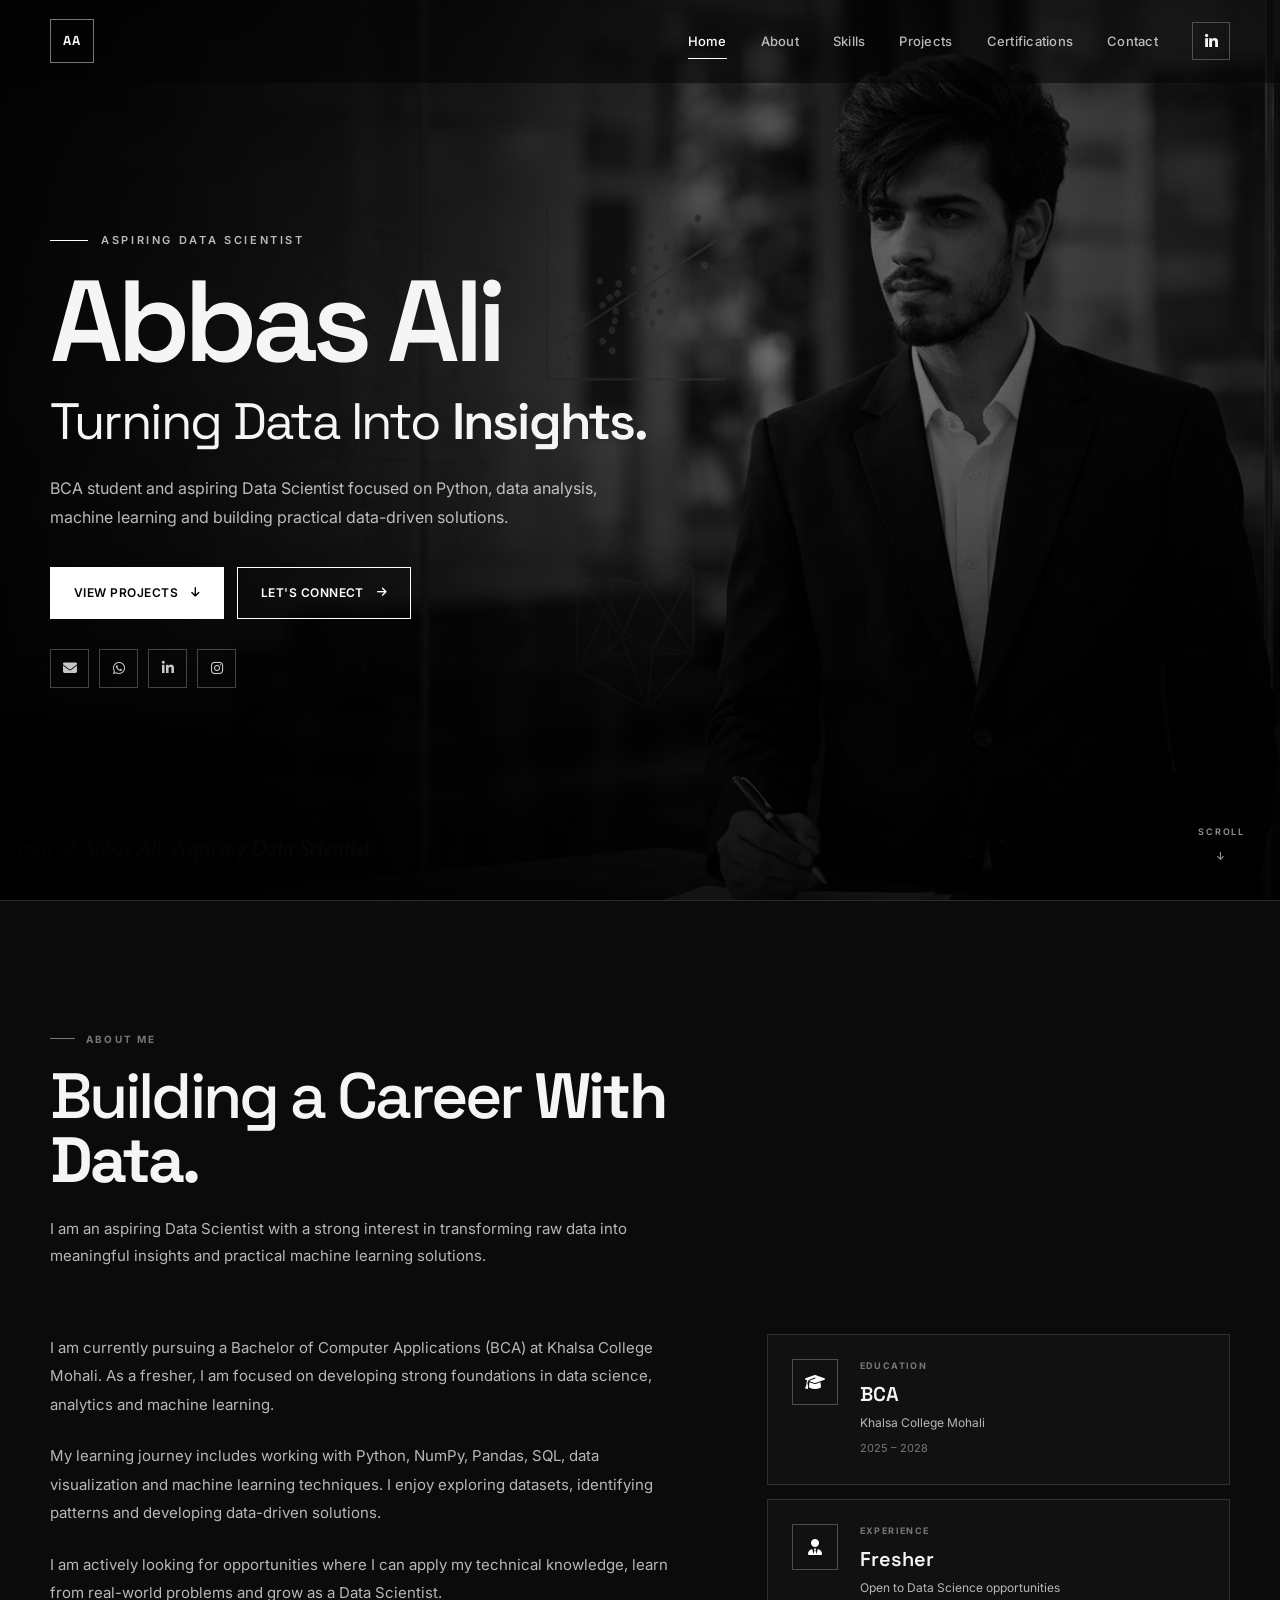
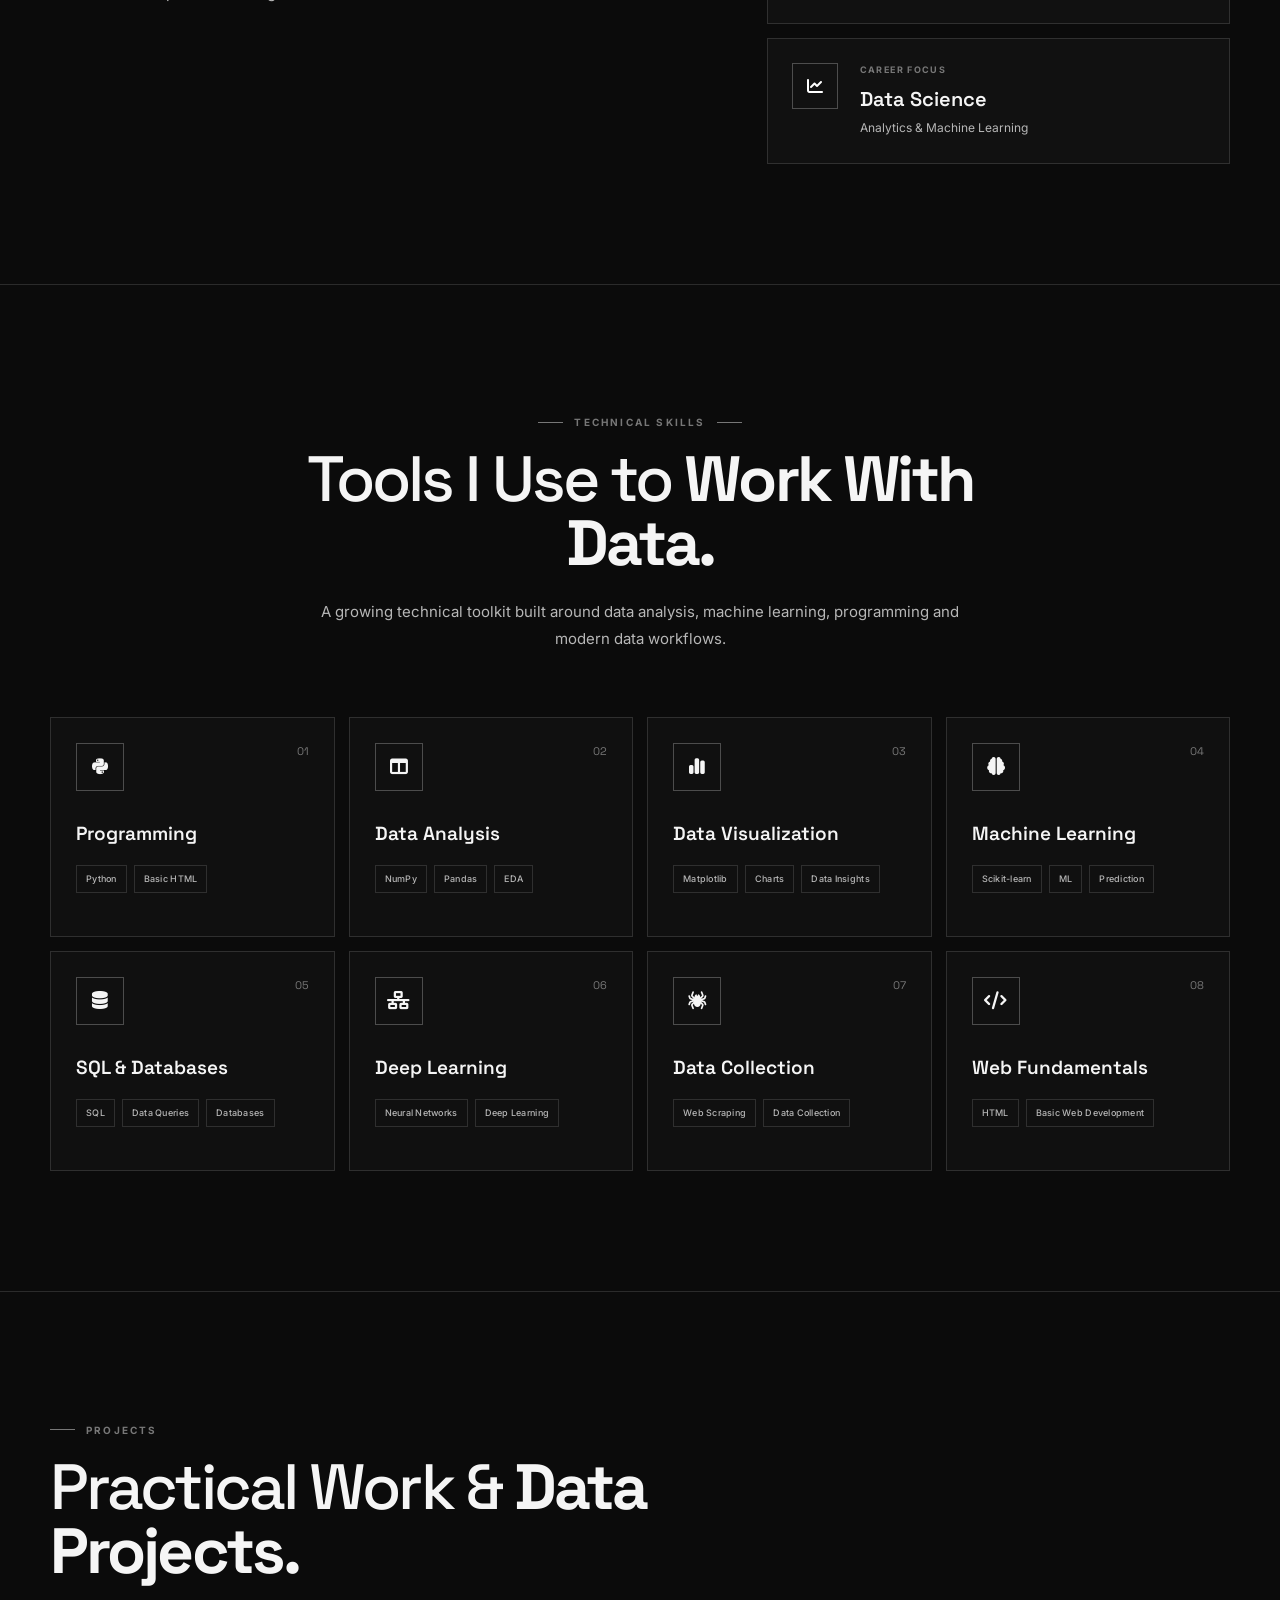
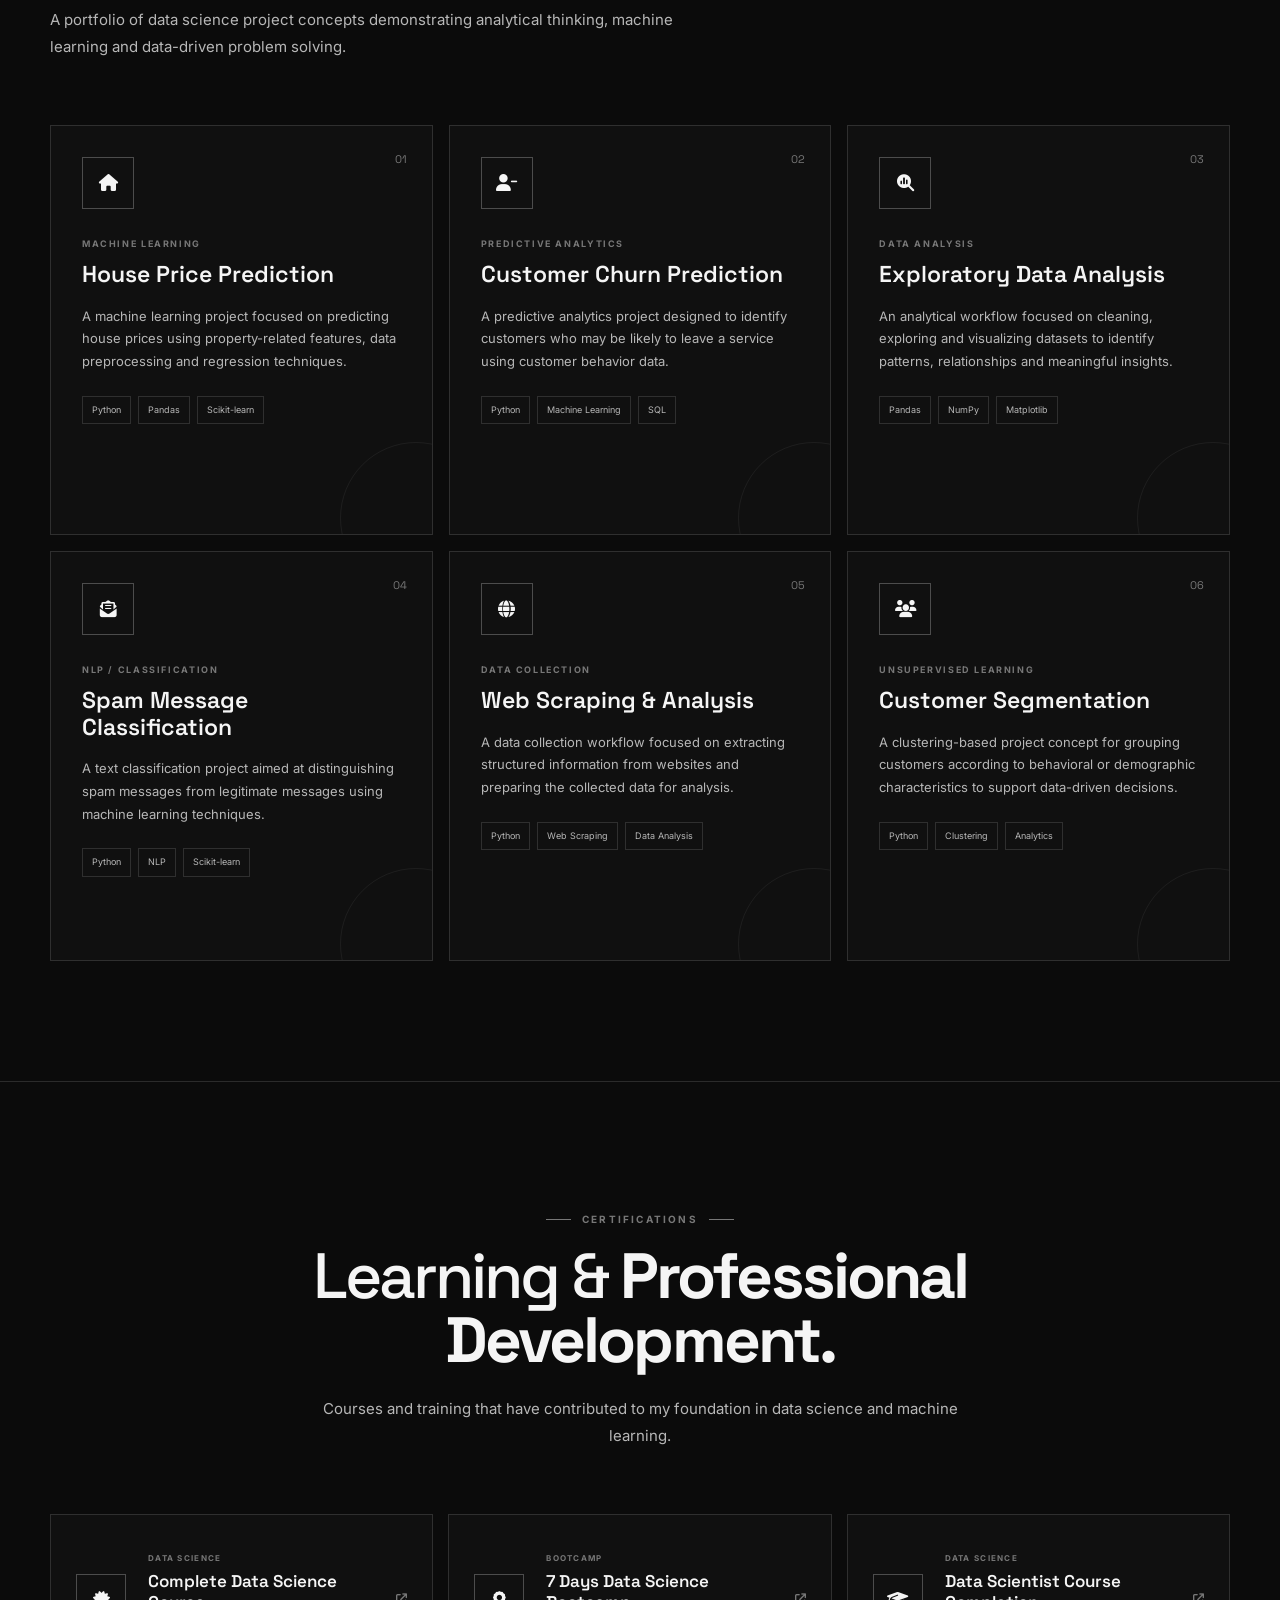
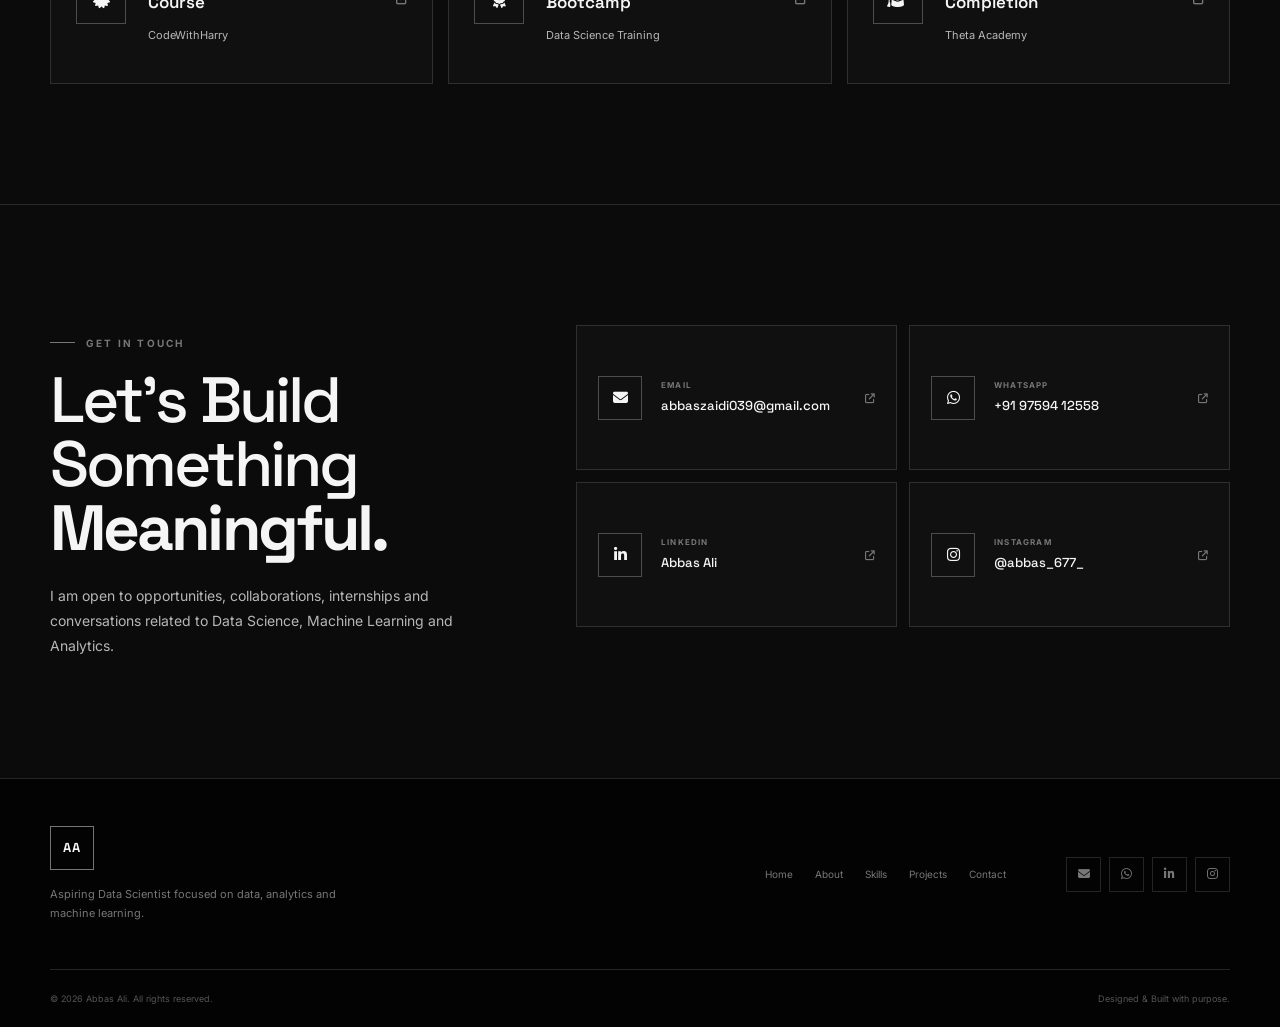
<file: index.html>
<!DOCTYPE html>
<html lang="en">

<head>
    <meta charset="UTF-8">

    <meta name="viewport" content="width=device-width, initial-scale=1.0">

    <meta name="description"
        content="Abbas Ali - Aspiring Data Scientist Portfolio. Explore skills, projects, certifications and contact information.">

    <meta name="keywords" content="Abbas Ali, Data Scientist, Data Science, Machine Learning, Python, SQL, Portfolio">

    <meta name="author" content="Abbas Ali">

    <title>Abbas Ali | Aspiring Data Scientist</title>

    <!-- Google Fonts -->
    <link rel="preconnect" href="https://fonts.googleapis.com">
    <link rel="preconnect" href="https://fonts.gstatic.com" crossorigin>

    <link
        href="https://fonts.googleapis.com/css2?family=Inter:wght@300;400;500;600;700&family=Space+Grotesk:wght@400;500;600;700&display=swap"
        rel="stylesheet">

    <!-- Font Awesome -->
    <link rel="stylesheet" href="https://cdnjs.cloudflare.com/ajax/libs/font-awesome/6.5.2/css/all.min.css">

    <!-- Main CSS -->
    <link rel="stylesheet" href="style.css">
</head>

<body>

    <!-- =========================
         NAVBAR
    ========================== -->
    <header class="site-header" id="siteHeader">

        <nav class="navbar">

            <a href="#home" class="logo">
                <span>AA</span>
            </a>

            <button class="menu-toggle" id="menuToggle" type="button" aria-label="Open navigation menu"
                aria-expanded="false">
                <i class="fa-solid fa-bars"></i>
            </button>

            <div class="nav-menu" id="navMenu">

                <a href="#home" class="nav-link active">
                    Home
                </a>

                <a href="#about" class="nav-link">
                    About
                </a>

                <a href="#skills" class="nav-link">
                    Skills
                </a>

                <a href="#projects" class="nav-link">
                    Projects
                </a>

                <a href="#certifications" class="nav-link">
                    Certifications
                </a>

                <a href="#contact" class="nav-link">
                    Contact
                </a>

                <a href="https://www.linkedin.com/in/abbas-ali0786" class="nav-social" target="_blank"
                    rel="noopener noreferrer" aria-label="LinkedIn">
                    <i class="fa-brands fa-linkedin-in"></i>
                </a>

            </div>

        </nav>

    </header>


    <main>

        <!-- =========================
             HERO SECTION
        ========================== -->
        <section class="hero-section" id="home">

            <!-- Background Image -->
            <div class="hero-background"></div>

            <!-- Dark Overlay -->
            <div class="hero-overlay"></div>

            <div class="hero-content">

                <p class="hero-label">
                    ASPIRING DATA SCIENTIST
                </p>

                <h1>
                    Abbas Ali
                </h1>

                <h2>
                    Turning Data Into
                    <span>Insights.</span>
                </h2>

                <p class="hero-description">
                    BCA student and aspiring Data Scientist focused on
                    Python, data analysis, machine learning and building
                    practical data-driven solutions.
                </p>

                <div class="hero-buttons">

                    <a href="#projects" class="btn btn-primary">
                        <span>View Projects</span>
                        <i class="fa-solid fa-arrow-down"></i>
                    </a>

                    <a href="#contact" class="btn btn-outline">
                        <span>Let's Connect</span>
                        <i class="fa-solid fa-arrow-right"></i>
                    </a>

                </div>

                <div class="hero-socials">

                    <a href="mailto:abbaszaidi039@gmail.com" aria-label="Email Abbas Ali">
                        <i class="fa-solid fa-envelope"></i>
                    </a>

                    <a href="https://wa.me/919759412558" target="_blank" rel="noopener noreferrer"
                        aria-label="WhatsApp Abbas Ali">
                        <i class="fa-brands fa-whatsapp"></i>
                    </a>

                    <a href="https://www.linkedin.com/in/abbas-ali0786" target="_blank" rel="noopener noreferrer"
                        aria-label="LinkedIn Abbas Ali">
                        <i class="fa-brands fa-linkedin-in"></i>
                    </a>

                    <a href="https://www.instagram.com/abbas_677_" target="_blank" rel="noopener noreferrer"
                        aria-label="Instagram Abbas Ali">
                        <i class="fa-brands fa-instagram"></i>
                    </a>

                </div>

            </div>

            <a href="#about" class="scroll-indicator" aria-label="Scroll to About section">
                <span>SCROLL</span>
                <i class="fa-solid fa-arrow-down"></i>
            </a>

        </section>


        <!-- =========================
             ABOUT SECTION
        ========================== -->
        <section class="section about-section" id="about">

            <div class="container">

                <div class="section-heading reveal">

                    <p class="section-label">
                        ABOUT ME
                    </p>

                    <h2>
                        Building a Career
                        <span>With Data.</span>
                    </h2>

                    <p class="section-intro">
                        I am an aspiring Data Scientist with a strong interest
                        in transforming raw data into meaningful insights and
                        practical machine learning solutions.
                    </p>

                </div>


                <div class="about-grid">

                    <div class="about-content reveal">

                        <p>
                            I am currently pursuing a Bachelor of Computer
                            Applications (BCA) at Khalsa College Mohali.
                            As a fresher, I am focused on developing strong
                            foundations in data science, analytics and
                            machine learning.
                        </p>

                        <p>
                            My learning journey includes working with Python,
                            NumPy, Pandas, SQL, data visualization and
                            machine learning techniques. I enjoy exploring
                            datasets, identifying patterns and developing
                            data-driven solutions.
                        </p>

                        <p>
                            I am actively looking for opportunities where
                            I can apply my technical knowledge, learn from
                            real-world problems and grow as a Data Scientist.
                        </p>

                    </div>


                    <div class="about-details reveal">

                        <div class="info-card">

                            <div class="info-icon">
                                <i class="fa-solid fa-graduation-cap"></i>
                            </div>

                            <div>
                                <span>Education</span>
                                <h3>BCA</h3>
                                <p>
                                    Khalsa College Mohali
                                </p>
                                <small>
                                    2025 – 2028
                                </small>
                            </div>

                        </div>


                        <div class="info-card">

                            <div class="info-icon">
                                <i class="fa-solid fa-user-tie"></i>
                            </div>

                            <div>
                                <span>Experience</span>
                                <h3>Fresher</h3>
                                <p>
                                    Open to Data Science opportunities
                                </p>
                            </div>

                        </div>


                        <div class="info-card">

                            <div class="info-icon">
                                <i class="fa-solid fa-chart-line"></i>
                            </div>

                            <div>
                                <span>Career Focus</span>
                                <h3>Data Science</h3>
                                <p>
                                    Analytics & Machine Learning
                                </p>
                            </div>

                        </div>

                    </div>

                </div>

            </div>

        </section>


        <!-- =========================
             SKILLS SECTION
        ========================== -->
        <section class="section skills-section" id="skills">

            <div class="container">

                <div class="section-heading centered reveal">

                    <p class="section-label">
                        TECHNICAL SKILLS
                    </p>

                    <h2>
                        Tools I Use to
                        <span>Work With Data.</span>
                    </h2>

                    <p class="section-intro">
                        A growing technical toolkit built around data
                        analysis, machine learning, programming and
                        modern data workflows.
                    </p>

                </div>


                <div class="skills-grid">

                    <!-- Programming -->
                    <div class="skill-card reveal">

                        <div class="skill-card-top">
                            <div class="skill-icon">
                                <i class="fa-brands fa-python"></i>
                            </div>

                            <span>01</span>
                        </div>

                        <h3>
                            Programming
                        </h3>

                        <div class="skill-tags">
                            <span>Python</span>
                            <span>Basic HTML</span>
                        </div>

                    </div>


                    <!-- Data Analysis -->
                    <div class="skill-card reveal">

                        <div class="skill-card-top">
                            <div class="skill-icon">
                                <i class="fa-solid fa-table-columns"></i>
                            </div>

                            <span>02</span>
                        </div>

                        <h3>
                            Data Analysis
                        </h3>

                        <div class="skill-tags">
                            <span>NumPy</span>
                            <span>Pandas</span>
                            <span>EDA</span>
                        </div>

                    </div>


                    <!-- Visualization -->
                    <div class="skill-card reveal">

                        <div class="skill-card-top">
                            <div class="skill-icon">
                                <i class="fa-solid fa-chart-simple"></i>
                            </div>

                            <span>03</span>
                        </div>

                        <h3>
                            Data Visualization
                        </h3>

                        <div class="skill-tags">
                            <span>Matplotlib</span>
                            <span>Charts</span>
                            <span>Data Insights</span>
                        </div>

                    </div>


                    <!-- Machine Learning -->
                    <div class="skill-card reveal">

                        <div class="skill-card-top">
                            <div class="skill-icon">
                                <i class="fa-solid fa-brain"></i>
                            </div>

                            <span>04</span>
                        </div>

                        <h3>
                            Machine Learning
                        </h3>

                        <div class="skill-tags">
                            <span>Scikit-learn</span>
                            <span>ML</span>
                            <span>Prediction</span>
                        </div>

                    </div>


                    <!-- SQL -->
                    <div class="skill-card reveal">

                        <div class="skill-card-top">
                            <div class="skill-icon">
                                <i class="fa-solid fa-database"></i>
                            </div>

                            <span>05</span>
                        </div>

                        <h3>
                            SQL & Databases
                        </h3>

                        <div class="skill-tags">
                            <span>SQL</span>
                            <span>Data Queries</span>
                            <span>Databases</span>
                        </div>

                    </div>


                    <!-- Deep Learning -->
                    <div class="skill-card reveal">

                        <div class="skill-card-top">
                            <div class="skill-icon">
                                <i class="fa-solid fa-network-wired"></i>
                            </div>

                            <span>06</span>
                        </div>

                        <h3>
                            Deep Learning
                        </h3>

                        <div class="skill-tags">
                            <span>Neural Networks</span>
                            <span>Deep Learning</span>
                        </div>

                    </div>


                    <!-- Web Scraping -->
                    <div class="skill-card reveal">

                        <div class="skill-card-top">
                            <div class="skill-icon">
                                <i class="fa-solid fa-spider"></i>
                            </div>

                            <span>07</span>
                        </div>

                        <h3>
                            Data Collection
                        </h3>

                        <div class="skill-tags">
                            <span>Web Scraping</span>
                            <span>Data Collection</span>
                        </div>

                    </div>


                    <!-- Web Development -->
                    <div class="skill-card reveal">

                        <div class="skill-card-top">
                            <div class="skill-icon">
                                <i class="fa-solid fa-code"></i>
                            </div>

                            <span>08</span>
                        </div>

                        <h3>
                            Web Fundamentals
                        </h3>

                        <div class="skill-tags">
                            <span>HTML</span>
                            <span>Basic Web Development</span>
                        </div>

                    </div>

                </div>

            </div>

        </section>


        <!-- =========================
             PROJECTS SECTION
        ========================== -->
        <section class="section projects-section" id="projects">

            <div class="container">

                <div class="section-heading reveal">

                    <p class="section-label">
                        PROJECTS
                    </p>

                    <h2>
                        Practical Work &
                        <span>Data Projects.</span>
                    </h2>

                    <p class="section-intro">
                        A portfolio of data science project concepts
                        demonstrating analytical thinking, machine learning
                        and data-driven problem solving.
                    </p>

                </div>


                <div class="projects-grid">

                    <!-- Project 01 -->
                    <article class="project-card reveal">

                        <div class="project-number">
                            01
                        </div>

                        <div class="project-icon">
                            <i class="fa-solid fa-house"></i>
                        </div>

                        <p class="project-category">
                            MACHINE LEARNING
                        </p>

                        <h3>
                            House Price Prediction
                        </h3>

                        <p>
                            A machine learning project focused on predicting
                            house prices using property-related features,
                            data preprocessing and regression techniques.
                        </p>

                        <div class="project-tags">
                            <span>Python</span>
                            <span>Pandas</span>
                            <span>Scikit-learn</span>
                        </div>

                    </article>


                    <!-- Project 02 -->
                    <article class="project-card reveal">

                        <div class="project-number">
                            02
                        </div>

                        <div class="project-icon">
                            <i class="fa-solid fa-user-minus"></i>
                        </div>

                        <p class="project-category">
                            PREDICTIVE ANALYTICS
                        </p>

                        <h3>
                            Customer Churn Prediction
                        </h3>

                        <p>
                            A predictive analytics project designed to
                            identify customers who may be likely to leave
                            a service using customer behavior data.
                        </p>

                        <div class="project-tags">
                            <span>Python</span>
                            <span>Machine Learning</span>
                            <span>SQL</span>
                        </div>

                    </article>


                    <!-- Project 03 -->
                    <article class="project-card reveal">

                        <div class="project-number">
                            03
                        </div>

                        <div class="project-icon">
                            <i class="fa-solid fa-magnifying-glass-chart"></i>
                        </div>

                        <p class="project-category">
                            DATA ANALYSIS
                        </p>

                        <h3>
                            Exploratory Data Analysis
                        </h3>

                        <p>
                            An analytical workflow focused on cleaning,
                            exploring and visualizing datasets to identify
                            patterns, relationships and meaningful insights.
                        </p>

                        <div class="project-tags">
                            <span>Pandas</span>
                            <span>NumPy</span>
                            <span>Matplotlib</span>
                        </div>

                    </article>


                    <!-- Project 04 -->
                    <article class="project-card reveal">

                        <div class="project-number">
                            04
                        </div>

                        <div class="project-icon">
                            <i class="fa-solid fa-envelope-open-text"></i>
                        </div>

                        <p class="project-category">
                            NLP / CLASSIFICATION
                        </p>

                        <h3>
                            Spam Message Classification
                        </h3>

                        <p>
                            A text classification project aimed at
                            distinguishing spam messages from legitimate
                            messages using machine learning techniques.
                        </p>

                        <div class="project-tags">
                            <span>Python</span>
                            <span>NLP</span>
                            <span>Scikit-learn</span>
                        </div>

                    </article>


                    <!-- Project 05 -->
                    <article class="project-card reveal">

                        <div class="project-number">
                            05
                        </div>

                        <div class="project-icon">
                            <i class="fa-solid fa-globe"></i>
                        </div>

                        <p class="project-category">
                            DATA COLLECTION
                        </p>

                        <h3>
                            Web Scraping & Analysis
                        </h3>

                        <p>
                            A data collection workflow focused on extracting
                            structured information from websites and preparing
                            the collected data for analysis.
                        </p>

                        <div class="project-tags">
                            <span>Python</span>
                            <span>Web Scraping</span>
                            <span>Data Analysis</span>
                        </div>

                    </article>


                    <!-- Project 06 -->
                    <article class="project-card reveal">

                        <div class="project-number">
                            06
                        </div>

                        <div class="project-icon">
                            <i class="fa-solid fa-users"></i>
                        </div>

                        <p class="project-category">
                            UNSUPERVISED LEARNING
                        </p>

                        <h3>
                            Customer Segmentation
                        </h3>

                        <p>
                            A clustering-based project concept for grouping
                            customers according to behavioral or demographic
                            characteristics to support data-driven decisions.
                        </p>

                        <div class="project-tags">
                            <span>Python</span>
                            <span>Clustering</span>
                            <span>Analytics</span>
                        </div>

                    </article>

                </div>

            </div>

        </section>


        <!-- =========================
             CERTIFICATIONS SECTION
        ========================== -->
        <section class="section certifications-section" id="certifications">

            <div class="container">

                <div class="section-heading centered reveal">

                    <p class="section-label">
                        CERTIFICATIONS
                    </p>

                    <h2>
                        Learning &
                        <span>Professional Development.</span>
                    </h2>

                    <p class="section-intro">
                        Courses and training that have contributed to my
                        foundation in data science and machine learning.
                    </p>

                </div>


                <div class="certifications-grid">

                    <!-- Certification 01 -->
                    <div class="certification-card reveal">

                        <div class="certification-icon">
                            <i class="fa-solid fa-certificate"></i>
                        </div>

                        <div class="certification-content">

                            <p>
                                DATA SCIENCE
                            </p>

                            <h3>
                                Complete Data Science Course
                            </h3>

                            <span>
                                CodeWithHarry
                            </span>

                        </div>

                        <i class="fa-solid fa-arrow-up-right-from-square cert-arrow"></i>

                    </div>


                    <!-- Certification 02 -->
                    <div class="certification-card reveal">

                        <div class="certification-icon">
                            <i class="fa-solid fa-award"></i>
                        </div>

                        <div class="certification-content">

                            <p>
                                BOOTCAMP
                            </p>

                            <h3>
                                7 Days Data Science Bootcamp
                            </h3>

                            <span>
                                Data Science Training
                            </span>

                        </div>

                        <i class="fa-solid fa-arrow-up-right-from-square cert-arrow"></i>

                    </div>


                    <!-- Certification 03 -->
                    <div class="certification-card reveal">

                        <div class="certification-icon">
                            <i class="fa-solid fa-graduation-cap"></i>
                        </div>

                        <div class="certification-content">

                            <p>
                                DATA SCIENCE
                            </p>

                            <h3>
                                Data Scientist Course Completion
                            </h3>

                            <span>
                                Theta Academy
                            </span>

                        </div>

                        <i class="fa-solid fa-arrow-up-right-from-square cert-arrow"></i>

                    </div>

                </div>

            </div>

        </section>


        <!-- =========================
             CONTACT SECTION
        ========================== -->
        <section class="section contact-section" id="contact">

            <div class="container">

                <div class="contact-wrapper">

                    <div class="contact-heading reveal">

                        <p class="section-label">
                            GET IN TOUCH
                        </p>

                        <h2>
                            Let's Build Something
                            <span>Meaningful.</span>
                        </h2>

                        <p>
                            I am open to opportunities, collaborations,
                            internships and conversations related to
                            Data Science, Machine Learning and Analytics.
                        </p>

                    </div>


                    <div class="contact-grid">

                        <!-- Gmail -->
                        <a href="mailto:abbaszaidi039@gmail.com" class="contact-card reveal">

                            <div class="contact-icon">
                                <i class="fa-solid fa-envelope"></i>
                            </div>

                            <div>
                                <span>Email</span>
                                <h3>
                                    abbaszaidi039@gmail.com
                                </h3>
                            </div>

                            <i class="fa-solid fa-arrow-up-right-from-square contact-arrow"></i>

                        </a>


                        <!-- WhatsApp -->
                        <a href="https://wa.me/919759412558" target="_blank" rel="noopener noreferrer"
                            class="contact-card reveal">

                            <div class="contact-icon">
                                <i class="fa-brands fa-whatsapp"></i>
                            </div>

                            <div>
                                <span>WhatsApp</span>
                                <h3>
                                    +91 97594 12558
                                </h3>
                            </div>

                            <i class="fa-solid fa-arrow-up-right-from-square contact-arrow"></i>

                        </a>


                        <!-- LinkedIn -->
                        <a href="https://www.linkedin.com/in/abbas-ali0786" target="_blank" rel="noopener noreferrer"
                            class="contact-card reveal">

                            <div class="contact-icon">
                                <i class="fa-brands fa-linkedin-in"></i>
                            </div>

                            <div>
                                <span>LinkedIn</span>
                                <h3>
                                    Abbas Ali
                                </h3>
                            </div>

                            <i class="fa-solid fa-arrow-up-right-from-square contact-arrow"></i>

                        </a>


                        <!-- Instagram -->
                        <a href="https://www.instagram.com/abbas_677_" target="_blank" rel="noopener noreferrer"
                            class="contact-card reveal">

                            <div class="contact-icon">
                                <i class="fa-brands fa-instagram"></i>
                            </div>

                            <div>
                                <span>Instagram</span>
                                <h3>
                                    @abbas_677_
                                </h3>
                            </div>

                            <i class="fa-solid fa-arrow-up-right-from-square contact-arrow"></i>

                        </a>

                    </div>

                </div>

            </div>

        </section>

    </main>


    <!-- =========================
         FOOTER
    ========================== -->
    <footer class="site-footer">

        <div class="container footer-content">

            <div class="footer-brand">

                <a href="#home" class="logo">
                    <span>AA</span>
                </a>

                <p>
                    Aspiring Data Scientist focused on
                    data, analytics and machine learning.
                </p>

            </div>


            <div class="footer-links">

                <a href="#home">Home</a>
                <a href="#about">About</a>
                <a href="#skills">Skills</a>
                <a href="#projects">Projects</a>
                <a href="#contact">Contact</a>

            </div>


            <div class="footer-socials">

                <a href="mailto:abbaszaidi039@gmail.com" aria-label="Email">
                    <i class="fa-solid fa-envelope"></i>
                </a>

                <a href="https://wa.me/919759412558" target="_blank" rel="noopener noreferrer" aria-label="WhatsApp">
                    <i class="fa-brands fa-whatsapp"></i>
                </a>

                <a href="https://www.linkedin.com/in/abbas-ali0786" target="_blank" rel="noopener noreferrer"
                    aria-label="LinkedIn">
                    <i class="fa-brands fa-linkedin-in"></i>
                </a>

                <a href="https://www.instagram.com/abbas_677_" target="_blank" rel="noopener noreferrer"
                    aria-label="Instagram">
                    <i class="fa-brands fa-instagram"></i>
                </a>

            </div>

        </div>


        <div class="footer-bottom">

            <p>
                © <span id="currentYear">2026</span> Abbas Ali.
                All rights reserved.
            </p>

            <p>
                Designed & Built with purpose.
            </p>

        </div>

    </footer>


    <!-- Main JavaScript -->
    <script src="script.js"></script>

</body>

</html>
</file>
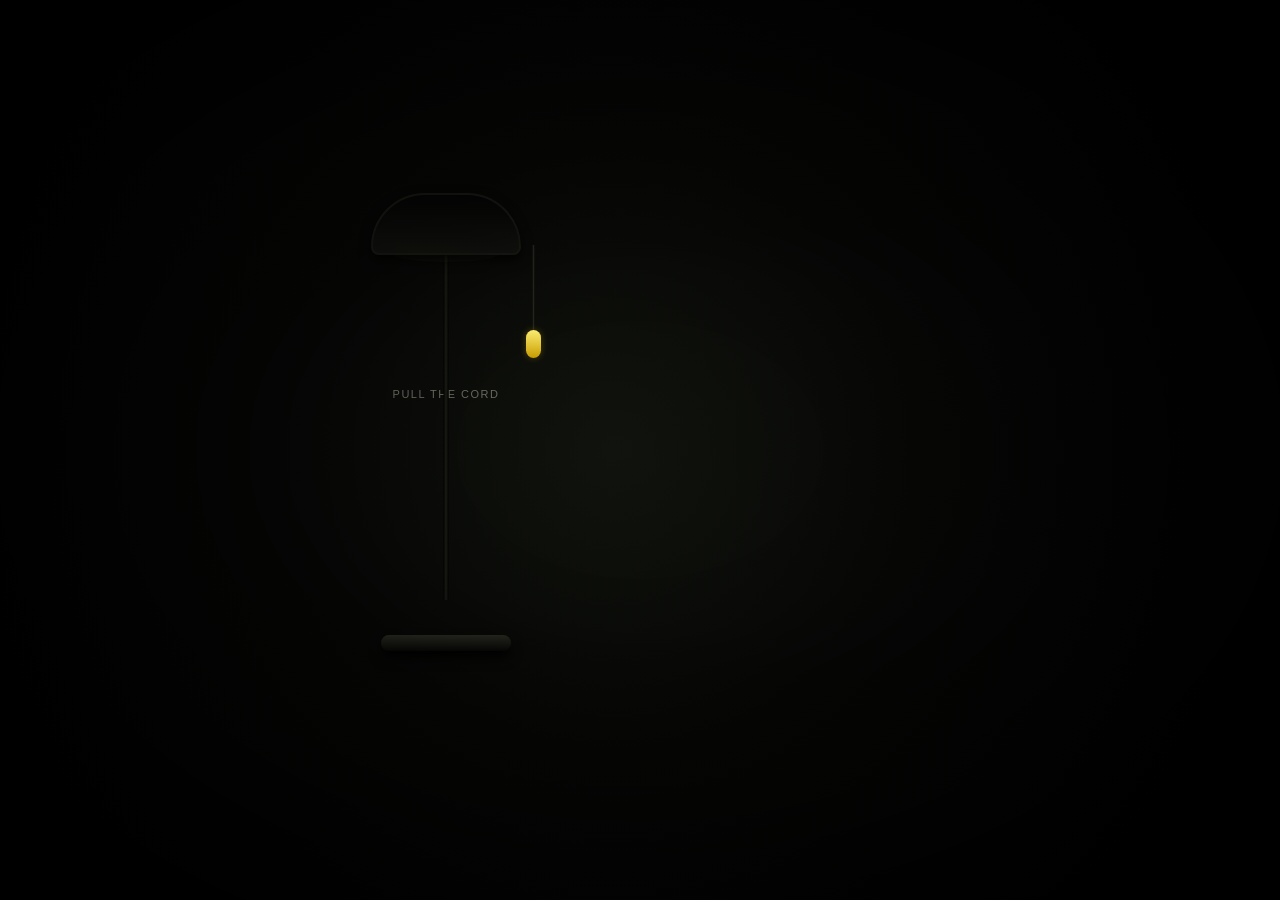
<file: resume/index.html>
<!DOCTYPE html>
<html lang="en">

<head>
    <meta charset="UTF-8">
    <meta name="viewport" content="width=device-width, initial-scale=1.0">
    <title>Lamp Login + OTP</title>

    <style>
        /* =========================================================
   RESET
========================================================= */

        * {
            margin: 0;
            padding: 0;
            box-sizing: border-box;
        }

        html,
        body {
            width: 100%;
            height: 100%;
        }

        body {
            overflow: hidden;
            background: #030403;
            font-family:
                Inter,
                -apple-system,
                BlinkMacSystemFont,
                "Segoe UI",
                Arial,
                sans-serif;
        }


        /* =========================================================
   VARIABLES
========================================================= */

        :root {
            --yellow: #ffd600;
            --yellow-soft: #ffe96a;
            --dark: #030403;
            --card: rgba(48, 48, 40, .80);
        }


        /* =========================================================
   MAIN SCENE
========================================================= */

        .scene {

            position: relative;

            width: 100vw;
            height: 100vh;

            overflow: hidden;

            background:
                radial-gradient(circle at 48% 50%,
                    #11130e 0%,
                    #070806 38%,
                    #020302 72%,
                    #000 100%);

        }


        /* =========================================================
   VIGNETTE
========================================================= */

        .scene::after {

            content: "";

            position: absolute;

            inset: 0;

            pointer-events: none;

            z-index: 90;

            background:
                radial-gradient(ellipse at center,
                    transparent 20%,
                    rgba(0, 0, 0, .35) 60%,
                    rgba(0, 0, 0, .9) 100%);

        }


        /* =========================================================
   LAMP AREA
========================================================= */

        .lampArea {

            position: absolute;

            left: 20%;

            top: 50%;

            width: 380px;

            height: 600px;

            transform:
                translateY(-50%);

            z-index: 20;

            transition:
                transform 1s ease;

        }


        /* =========================================================
   LAMP
========================================================= */

        .lamp {

            position: absolute;

            width: 330px;

            height: 570px;

            left: 50%;

            top: 0;

            transform:
                translateX(-50%);

        }


        /* =========================================================
   SHADE
========================================================= */

        .shade {

            position: absolute;

            top: 43px;

            left: 50%;

            width: 150px;

            height: 62px;

            transform:
                translateX(-50%);

            border-radius:
                90px 90px 13px 13px;

            background:
                linear-gradient(#040504,
                    #11120e);

            border:
                2px solid #171813;

            box-shadow:
                0 5px 12px rgba(0, 0, 0, .8);

            z-index: 10;

        }


        /* =========================================================
   BULB
========================================================= */

        .bulb {

            position: absolute;

            left: 50%;

            top: 93px;

            width: 110px;

            height: 19px;

            transform:
                translateX(-50%);

            border-radius: 50%;

            background: #fff6a9;

            opacity: .03;

            box-shadow: none;

            transition:
                opacity .7s ease,
                box-shadow .8s ease;

            z-index: 9;

        }


        /* =========================================================
   LIGHT BEAM
========================================================= */

        .beam {

            position: absolute;

            top: 99px;

            left: 50%;

            width: 0;

            height: 0;

            transform:
                translateX(-50%) scaleY(.02);

            transform-origin: top center;

            border-left:
                175px solid transparent;

            border-right:
                175px solid transparent;

            border-top:
                400px solid rgba(255, 215, 50, 0);

            opacity: 0;

            transition:
                opacity .8s ease,
                transform 1s cubic-bezier(.16, 1, .3, 1),
                border-top-color .8s ease;

            z-index: 3;

        }


        /* =========================================================
   BIG GLOW
========================================================= */

        .lampGlow {

            position: absolute;

            left: 50%;

            top: 95px;

            width: 430px;

            height: 460px;

            transform:
                translateX(-50%) scale(.3);

            border-radius: 50%;

            background:
                radial-gradient(ellipse,
                    rgba(255, 220, 60, .38),
                    rgba(255, 215, 40, .16) 34%,
                    rgba(255, 205, 20, .05) 58%,
                    transparent 75%);

            filter: blur(25px);

            opacity: 0;

            transition:
                opacity 1s ease,
                transform 1.2s cubic-bezier(.16, 1, .3, 1);

            z-index: 1;

        }


        /* =========================================================
   POLE
========================================================= */

        .pole {

            position: absolute;

            top: 95px;

            left: 50%;

            width: 5px;

            height: 355px;

            transform:
                translateX(-50%);

            background:
                linear-gradient(to right,
                    #030403,
                    #1b1c15,
                    #030403);

            z-index: 7;

        }


        /* =========================================================
   BASE
========================================================= */

        .base {

            position: absolute;

            bottom: 69px;

            left: 50%;

            width: 130px;

            height: 16px;

            transform:
                translateX(-50%);

            border-radius: 30px;

            background:
                linear-gradient(#27281f,
                    #070806);

            box-shadow:
                0 7px 12px rgba(0, 0, 0, .9);

            z-index: 8;

        }


        /* =========================================================
   PULL CORD
========================================================= */

        .pullCord {

            position: absolute;

            left: 72%;

            top: 95px;

            width: 30px;

            height: 155px;

            cursor: grab;

            touch-action: none;

            z-index: 40;

        }


        .cordLine {

            position: absolute;

            left: 13px;

            top: 0;

            width: 3px;

            height: 92px;

            background:
                linear-gradient(to right,
                    #070806,
                    #25261d,
                    #070806);

        }


        .cordHandle {

            position: absolute;

            left: 7px;

            top: 85px;

            width: 15px;

            height: 28px;

            border-radius: 8px;

            background:
                linear-gradient(#fff073,
                    #c79c00);

            box-shadow:
                0 0 7px rgba(255, 215, 0, .25);

            transition:
                box-shadow .4s ease;

        }


        /* =========================================================
   PULL HINT
========================================================= */

        .pullHint {

            position: absolute;

            top: 238px;

            left: 50%;

            transform:
                translateX(-50%);

            white-space: nowrap;

            color: #686860;

            font-size: 11px;

            letter-spacing: 1.5px;

            animation:
                hintPulse 2s ease-in-out infinite;

        }


        @keyframes hintPulse {

            0%,
            100% {
                opacity: .25;
            }

            50% {
                opacity: .8;
            }

        }


        /* =========================================================
   LAMP ON
========================================================= */

        .scene.lampOn .bulb {

            opacity: 1;

            box-shadow:
                0 0 15px var(--yellow),
                0 0 40px var(--yellow),
                0 0 85px rgba(255, 215, 0, .8),
                0 0 140px rgba(255, 215, 0, .4);

        }


        .scene.lampOn .beam {

            opacity: 1;

            transform:
                translateX(-50%) scaleY(1);

            border-top-color:
                rgba(255, 216, 65, .25);

        }


        .scene.lampOn .lampGlow {

            opacity: 1;

            transform:
                translateX(-50%) scale(1.1);

        }


        .scene.lampOn .cordHandle {

            box-shadow:
                0 0 12px var(--yellow),
                0 0 28px rgba(255, 215, 0, .6);

        }


        /* =========================================================
   PARTICLES
========================================================= */

        .particles {

            position: absolute;

            inset: 0;

            pointer-events: none;

            opacity: 0;

            transition:
                opacity 1s ease;

            z-index: 18;

        }


        .scene.lampOn .particles {
            opacity: 1;
        }


        .particle {

            position: absolute;

            width: 5px;

            height: 5px;

            border-radius: 50%;

            background: #ffe500;

            box-shadow:
                0 0 8px #ffe500,
                0 0 20px #ffe500;

            animation:
                floatParticle 4s ease-in-out infinite;

        }


        .particle:nth-child(1) {
            left: 31%;
            top: 42%;
            animation-delay: .2s;
        }

        .particle:nth-child(2) {
            left: 39%;
            top: 63%;
            animation-delay: 1.2s;
        }

        .particle:nth-child(3) {
            left: 46%;
            top: 49%;
            animation-delay: 2s;
        }

        .particle:nth-child(4) {
            left: 58%;
            top: 30%;
            animation-delay: .8s;
        }

        .particle:nth-child(5) {
            left: 69%;
            top: 51%;
            animation-delay: 2.5s;
        }

        .particle:nth-child(6) {
            left: 80%;
            top: 69%;
            animation-delay: 1.6s;
        }

        .particle:nth-child(7) {
            left: 90%;
            top: 43%;
            animation-delay: 3s;
        }

        .particle:nth-child(8) {
            left: 65%;
            top: 78%;
            animation-delay: 3.5s;
        }


        @keyframes floatParticle {

            0% {
                opacity: 0;
                transform:
                    translateY(20px) scale(.5);
            }

            25% {
                opacity: 1;
            }

            50% {
                opacity: 1;
                transform:
                    translateY(-20px) translateX(13px) scale(1.2);
            }

            80% {
                opacity: .4;
            }

            100% {
                opacity: 0;
                transform:
                    translateY(-48px) translateX(-10px) scale(.4);
            }

        }


        /* =========================================================
   COMMON PANEL
========================================================= */

        .panel {

            position: absolute;

            width: 450px;

            right: 8%;

            top: 50%;

            padding: 40px;

            border-radius: 23px;

            background:
                linear-gradient(135deg,
                    rgba(55, 54, 45, .86),
                    rgba(31, 32, 27, .80));

            border:
                1px solid rgba(255, 255, 255, .12);

            backdrop-filter:
                blur(23px);

            -webkit-backdrop-filter:
                blur(23px);

            box-shadow:
                0 30px 90px rgba(0, 0, 0, .7),
                inset 0 0 30px rgba(255, 255, 255, .025);

            z-index: 60;

        }


        /* =========================================================
   LOGIN PANEL
========================================================= */

        .loginPanel {

            transform:
                translateY(-50%) translateX(140%);

            opacity: 0;

            pointer-events: none;

        }


        .scene.lampOn .loginPanel {

            animation:
                loginIn 1s cubic-bezier(.16, 1, .3, 1) .35s forwards;

            pointer-events: auto;

        }


        .scene.lampOff .loginPanel {

            animation:
                loginOut .65s cubic-bezier(.7, 0, .84, 0) forwards;

            pointer-events: none;

        }


        @keyframes loginIn {

            from {

                opacity: 0;

                transform:
                    translateY(-50%) translateX(140%);

            }

            to {

                opacity: 1;

                transform:
                    translateY(-50%) translateX(0);

            }

        }


        @keyframes loginOut {

            from {

                opacity: 1;

                transform:
                    translateY(-50%) translateX(0);

            }

            to {

                opacity: 0;

                transform:
                    translateY(-50%) translateX(140%);

            }

        }


        /* =========================================================
   OTP PANEL
========================================================= */

        .otpPanel {

            transform:
                translateY(-50%) translateX(140%);

            opacity: 0;

            pointer-events: none;

        }


        .scene.showOTP .loginPanel {
            display: none;
        }


        .scene.showOTP .otpPanel {

            animation:
                otpIn 1s cubic-bezier(.16, 1, .3, 1) forwards;

            pointer-events: auto;

        }


        .scene.lampOff .otpPanel {

            animation:
                otpOut .65s cubic-bezier(.7, 0, .84, 0) forwards;

            pointer-events: none;

        }


        @keyframes otpIn {

            from {

                opacity: 0;

                transform:
                    translateY(-50%) translateX(140%);

            }

            to {

                opacity: 1;

                transform:
                    translateY(-50%) translateX(0);

            }

        }


        @keyframes otpOut {

            from {

                opacity: 1;

                transform:
                    translateY(-50%) translateX(0);

            }

            to {

                opacity: 0;

                transform:
                    translateY(-50%) translateX(140%);

            }

        }


        /* =========================================================
   TITLE
========================================================= */

        .title {

            color: #fff;

            text-align: center;

            font-size: 38px;

            font-weight: 800;

            letter-spacing: -1px;

        }


        .subtitle {

            color: #aaa99f;

            text-align: center;

            font-size: 13px;

            line-height: 1.5;

            margin-top: 9px;

            margin-bottom: 27px;

        }


        /* =========================================================
   INPUT
========================================================= */

        .inputBox {

            width: 100%;

            height: 60px;

            display: flex;

            align-items: center;

            gap: 12px;

            padding: 0 16px;

            margin-bottom: 14px;

            border:
                1px solid rgba(255, 255, 255, .12);

            border-radius: 15px;

            background:
                rgba(3, 4, 3, .72);

            transition: .25s;

        }


        .inputBox:focus-within {

            border-color:
                var(--yellow);

            box-shadow:
                0 0 0 2px rgba(255, 214, 0, .06),
                0 0 20px rgba(255, 214, 0, .12);

            transform:
                translateY(-2px);

        }


        .inputIcon {

            width: 23px;

            color: #85847b;

            font-size: 18px;

            text-align: center;

        }


        .inputBox input {

            width: 100%;

            height: 100%;

            border: 0;

            outline: 0;

            background: transparent;

            color: white;

            font-size: 14px;

        }


        .inputBox input::placeholder {
            color: #74736c;
        }


        .eye {

            color: #77766e;

            cursor: pointer;

        }


        /* =========================================================
   BUTTON
========================================================= */

        .mainBtn {

            width: 100%;

            height: 60px;

            border:
                2px solid var(--yellow);

            border-radius: 15px;

            background:
                var(--yellow);

            color: #10100b;

            font-size: 15px;

            font-weight: 800;

            cursor: pointer;

            transition:
                transform .2s,
                box-shadow .2s;

        }


        .mainBtn:hover {

            transform:
                translateY(-2px);

            box-shadow:
                0 0 28px rgba(255, 214, 0, .35);

        }


        .mainBtn:active {

            transform:
                scale(.94);

        }


        /* =========================================================
   DIVIDER
========================================================= */

        .divider {

            display: flex;

            align-items: center;

            gap: 12px;

            margin: 27px 0;

            color: #85847c;

            font-size: 10px;

            font-weight: 800;

        }


        .divider::before,
        .divider::after {

            content: "";

            height: 1px;

            flex: 1;

            background:
                rgba(255, 255, 255, .1);

        }


        /* =========================================================
   SOCIAL
========================================================= */

        .socials {

            display: grid;

            grid-template-columns:
                1fr 1fr;

            gap: 13px;

        }


        .socialBtn {

            height: 57px;

            border:
                1px solid rgba(255, 255, 255, .12);

            border-radius: 14px;

            background:
                rgba(255, 255, 255, .055);

            color: #eee;

            font-weight: 700;

            cursor: pointer;

            transition: .25s;

        }


        .socialBtn:hover {

            border-color:
                var(--yellow);

            transform:
                translateY(-3px);

        }


        .socialBtn:active {
            transform: scale(.94);
        }


        /* =========================================================
   ERROR
========================================================= */

        .error {

            display: none;

            color: #ff8787;

            font-size: 12px;

            text-align: center;

            margin:
                -3px 0 12px;

        }


        .error.show {
            display: block;
        }


        /* =========================================================
   OTP BOXES
========================================================= */

        .otpBoxes {

            display: grid;

            grid-template-columns:
                repeat(6, 1fr);

            gap: 8px;

            margin-bottom: 22px;

        }


        .otpInput {

            width: 100%;

            aspect-ratio: 1/1.12;

            border:
                1px solid rgba(255, 255, 255, .15);

            border-radius: 12px;

            background:
                rgba(2, 3, 2, .75);

            color: #fff;

            outline: none;

            text-align: center;

            font-size: 20px;

            font-weight: 800;

            transition: .2s;

        }


        .otpInput:focus {

            border-color:
                var(--yellow);

            box-shadow:
                0 0 18px rgba(255, 214, 0, .15);

            transform:
                translateY(-2px);

        }


        /* =========================================================
   OTP TIMER
========================================================= */

        .otpInfo {

            display: flex;

            justify-content: space-between;

            align-items: center;

            margin-bottom: 20px;

            font-size: 12px;

            color: #85847c;

        }


        .timer {

            color: var(--yellow);

            font-weight: 800;

        }


        .resend {

            border: 0;

            background: transparent;

            color: #77766e;

            cursor: not-allowed;

            font-size: 12px;

        }


        .resend.active {

            color: var(--yellow);

            cursor: pointer;

        }


        /* =========================================================
   OTP STATUS
========================================================= */

        .otpStatus {

            min-height: 18px;

            text-align: center;

            font-size: 12px;

            margin-bottom: 10px;

        }


        .otpStatus.error {
            color: #ff8585;
        }


        .otpStatus.success {
            color: #dfff55;
        }


        /* =========================================================
   SUCCESS
========================================================= */

        .successBox {

            display: none;

            text-align: center;

        }


        .successBox.show {

            display: block;

            animation:
                successIn .5s ease forwards;

        }


        @keyframes successIn {

            from {
                opacity: 0;
                transform: scale(.8);
            }

            to {
                opacity: 1;
                transform: scale(1);
            }

        }


        .successCircle {

            width: 82px;

            height: 82px;

            margin:
                0 auto 22px;

            border:
                2px solid var(--yellow);

            border-radius: 50%;

            display: flex;

            align-items: center;

            justify-content: center;

            color: var(--yellow);

            font-size: 38px;

            box-shadow:
                0 0 30px rgba(255, 214, 0, .3);

        }


        .successBox h2 {

            color: white;

            font-size: 28px;

        }


        .successBox p {

            color: #999;

            font-size: 13px;

            margin-top: 8px;

        }


        /* =========================================================
   MOBILE
========================================================= */

        @media(max-width:900px) {

            .lampArea {

                left: 50%;

                top: 35%;

                transform:
                    translate(-50%, -50%) scale(.78);

            }


            .panel {

                width:
                    min(450px, 92vw);

                right: 4%;

                top: auto;

                bottom: 4%;

                padding:
                    27px 20px;

            }


            .loginPanel,
            .otpPanel {

                transform:
                    translateX(140%);

            }


            .scene.lampOn .loginPanel {

                animation:
                    mobilePanelIn 1s cubic-bezier(.16, 1, .3, 1) .25s forwards;

            }


            .scene.lampOff .loginPanel {

                animation:
                    mobilePanelOut .6s ease forwards;

            }


            .scene.showOTP .otpPanel {

                animation:
                    mobilePanelIn 1s cubic-bezier(.16, 1, .3, 1) forwards;

            }


            .scene.lampOff .otpPanel {

                animation:
                    mobilePanelOut .6s ease forwards;

            }


            @keyframes mobilePanelIn {

                from {

                    opacity: 0;

                    transform:
                        translateX(140%);

                }

                to {

                    opacity: 1;

                    transform:
                        translateX(0);

                }

            }


            @keyframes mobilePanelOut {

                from {

                    opacity: 1;

                    transform:
                        translateX(0);

                }

                to {

                    opacity: 0;

                    transform:
                        translateX(140%);

                }

            }


            .title {
                font-size: 30px;
            }

        }


        @media(max-width:500px) {

            .lampArea {

                top: 31%;

                transform:
                    translate(-50%, -50%) scale(.68);

            }


            .panel {

                width: 92%;

                right: 4%;

                bottom: 2.5%;

                padding:
                    23px 16px;

            }


            .title {
                font-size: 27px;
            }


            .subtitle {
                font-size: 11px;
            }


            .inputBox,
            .mainBtn {
                height: 55px;
            }


            .socials {
                gap: 8px;
            }


            .socialBtn {
                height: 52px;
                font-size: 12px;
            }


            .otpBoxes {
                gap: 5px;
            }


            .otpInput {
                border-radius: 9px;
                font-size: 18px;
            }

        }
    </style>
</head>


<body>


    <div class="scene" id="scene">


        <!-- =====================================================
         LAMP
    ====================================================== -->

        <div class="lampArea">

            <div class="lamp">

                <div class="lampGlow"></div>

                <div class="beam"></div>

                <div class="shade"></div>

                <div class="bulb"></div>

                <div class="pole"></div>

                <div class="base"></div>


                <!-- PULL CORD -->

                <div class="pullCord" id="pullCord">

                    <div class="cordLine" id="cordLine"></div>

                    <div class="cordHandle" id="cordHandle"></div>

                </div>


                <div class="pullHint">
                    PULL THE CORD
                </div>

            </div>

        </div>


        <!-- =====================================================
         PARTICLES
    ====================================================== -->

        <div class="particles">

            <span class="particle"></span>
            <span class="particle"></span>
            <span class="particle"></span>
            <span class="particle"></span>
            <span class="particle"></span>
            <span class="particle"></span>
            <span class="particle"></span>
            <span class="particle"></span>

        </div>


        <!-- =====================================================
         LOGIN PANEL
    ====================================================== -->

        <div class="panel loginPanel" id="loginPanel">

            <div id="loginContent">

                <h1 class="title">
                    Welcome Back
                </h1>

                <p class="subtitle">
                    Enter your details to access your account
                </p>


                <!-- USERNAME -->

                <div class="inputBox">

                    <span class="inputIcon">
                        ♙
                    </span>

                    <input id="username" type="text" placeholder="Username" autocomplete="username">

                </div>


                <!-- EMAIL -->

                <div class="inputBox">

                    <span class="inputIcon">
                        ✉
                    </span>

                    <input id="email" type="email" placeholder="Email Address" autocomplete="email">

                </div>


                <!-- PASSWORD -->

                <div class="inputBox">

                    <span class="inputIcon">
                        🔒
                    </span>

                    <input id="password" type="password" placeholder="Password" autocomplete="current-password">

                    <span class="eye" id="eye" onclick="togglePassword()">
                        👁
                    </span>

                </div>


                <div class="error" id="loginError">
                    Please fill all fields.
                </div>


                <button class="mainBtn" id="continueBtn" onclick="continueToOTP()">
                    Continue
                </button>


                <div class="divider">
                    OR CONTINUE WITH
                </div>


                <div class="socials">

                    <button class="socialBtn" onclick="socialLogin('Google')">
                        <b style="color:#4285f4;font-size:18px;">
                            G
                        </b>
                        &nbsp; Google
                    </button>


                    <button class="socialBtn" onclick="socialLogin('GitHub')">
                        <b style="font-size:17px;">
                            ●
                        </b>
                        &nbsp; GitHub
                    </button>

                </div>

            </div>

        </div>


        <!-- =====================================================
         OTP PANEL
    ====================================================== -->

        <div class="panel otpPanel" id="otpPanel">

            <!-- OTP CONTENT -->

            <div id="otpContent">

                <h1 class="title">
                    Verify Account
                </h1>

                <p class="subtitle">
                    Enter the 6-digit OTP sent to
                    <br>
                    <strong id="otpEmail">
                        your email
                    </strong>
                </p>


                <!-- OTP INPUTS -->

                <div class="otpBoxes">

                    <input class="otpInput" maxlength="1" inputmode="numeric" autocomplete="one-time-code">

                    <input class="otpInput" maxlength="1" inputmode="numeric">

                    <input class="otpInput" maxlength="1" inputmode="numeric">

                    <input class="otpInput" maxlength="1" inputmode="numeric">

                    <input class="otpInput" maxlength="1" inputmode="numeric">

                    <input class="otpInput" maxlength="1" inputmode="numeric">

                </div>


                <!-- TIMER -->

                <div class="otpInfo">

                    <span>
                        Code expires in
                        <span class="timer" id="timer">
                            01:00
                        </span>
                    </span>


                    <button class="resend" id="resendBtn" onclick="resendOTP()">
                        Resend OTP
                    </button>

                </div>


                <div class="otpStatus" id="otpStatus"></div>


                <button class="mainBtn" id="verifyBtn" onclick="verifyOTP()">
                    Verify OTP
                </button>

            </div>


            <!-- SUCCESS -->

            <div class="successBox" id="successBox">

                <div class="successCircle">
                    ✓
                </div>

                <h2>
                    Verified!
                </h2>

                <p id="successText">
                    Your account has been verified successfully.
                </p>

            </div>

        </div>

    </div>



    <script>

        /* =========================================================
           VARIABLES
        ========================================================= */

        const scene =
            document.getElementById("scene");

        const pullCord =
            document.getElementById("pullCord");

        const cordHandle =
            document.getElementById("cordHandle");

        const cordLine =
            document.getElementById("cordLine");


        let lampOn = false;

        let pulling = false;

        let startY = 0;

        let currentPull = 0;

        let generatedOTP = "";

        let timerSeconds = 60;

        let timerInterval = null;


        /* =========================================================
           PULL CORD
        ========================================================= */

        pullCord.addEventListener(
            "pointerdown",
            function (e) {

                pulling = true;

                startY = e.clientY;

                pullCord.setPointerCapture(
                    e.pointerId
                );

            }
        );


        pullCord.addEventListener(
            "pointermove",
            function (e) {

                if (!pulling) {
                    return;
                }


                let distance =
                    e.clientY - startY;


                if (distance < 0) {
                    distance = 0;
                }


                if (distance > 65) {
                    distance = 65;
                }


                currentPull =
                    distance;


                cordHandle.style.transform =
                    `translateY(${distance}px)`;


                cordLine.style.height =
                    `${92 + distance}px`;


                /*
                   Pull threshold reached
                */

                if (distance >= 42) {

                    pulling = false;

                    toggleLamp();

                }

            }
        );


        pullCord.addEventListener(
            "pointerup",
            function () {

                if (!pulling) {
                    return;
                }


                pulling = false;


                /*
                   Snap back
                */

                cordHandle.style.transform =
                    "translateY(0)";

                cordLine.style.height =
                    "92px";

            }
        );


        pullCord.addEventListener(
            "pointercancel",
            function () {

                pulling = false;

                cordHandle.style.transform =
                    "translateY(0)";

                cordLine.style.height =
                    "92px";

            }
        );


        /* =========================================================
           TOGGLE LAMP
        ========================================================= */

        function toggleLamp() {

            /*
               Pull animation
            */

            cordHandle.animate(

                [
                    {
                        transform:
                            "translateY(42px)"
                    },

                    {
                        transform:
                            "translateY(52px)"
                    },

                    {
                        transform:
                            "translateY(42px)"
                    }

                ],

                {
                    duration: 300
                }

            );


            if (!lampOn) {

                turnLampOn();

            }

            else {

                turnLampOff();

            }

        }


        /* =========================================================
           TURN LAMP ON
        ========================================================= */

        function turnLampOn() {

            lampOn = true;


            scene.classList.remove(
                "lampOff"
            );


            scene.classList.add(
                "lampOn"
            );


            /*
               If OTP page was already open,
               keep OTP page visible.
            */

        }


        /* =========================================================
           TURN LAMP OFF
        ========================================================= */

        function turnLampOff() {

            lampOn = false;


            scene.classList.remove(
                "lampOn"
            );


            scene.classList.add(
                "lampOff"
            );


            /*
               If lamp is switched off,
               login/OTP disappears.
            */

        }


        /* =========================================================
           PASSWORD
        ========================================================= */

        function togglePassword() {

            const password =
                document.getElementById(
                    "password"
                );

            const eye =
                document.getElementById(
                    "eye"
                );


            if (password.type === "password") {

                password.type =
                    "text";

                eye.textContent =
                    "🙈";

            }

            else {

                password.type =
                    "password";

                eye.textContent =
                    "👁";

            }

        }


        /* =========================================================
           CONTINUE TO OTP
        ========================================================= */

        function continueToOTP() {

            const username =
                document
                    .getElementById(
                        "username"
                    )
                    .value
                    .trim();


            const email =
                document
                    .getElementById(
                        "email"
                    )
                    .value
                    .trim();


            const password =
                document
                    .getElementById(
                        "password"
                    )
                    .value;


            const error =
                document.getElementById(
                    "loginError"
                );


            const button =
                document.getElementById(
                    "continueBtn"
                );


            /*
               Validation
            */

            if (
                !username ||
                !email ||
                !password
            ) {

                error.textContent =
                    "Please fill Username, Email and Password.";

                error.classList.add(
                    "show"
                );


                shake(button);

                return;

            }


            /*
               Email validation
            */

            const emailPattern =
                /^[^\s@]+@[^\s@]+\.[^\s@]+$/;


            if (
                !emailPattern.test(email)
            ) {

                error.textContent =
                    "Please enter a valid email address.";

                error.classList.add(
                    "show"
                );


                shake(button);

                return;

            }


            error.classList.remove(
                "show"
            );


            /*
               Button animation
            */

            button.animate(

                [
                    {
                        transform: "scale(1)"
                    },

                    {
                        transform: "scale(.94)"
                    },

                    {
                        transform: "scale(1)"
                    }

                ],

                {
                    duration: 350
                }

            );


            button.textContent =
                "Sending OTP...";


            button.disabled =
                true;


            /*
               Generate demo OTP
            */

            generatedOTP =
                Math.floor(
                    100000 +
                    Math.random() * 900000
                ).toString();


            console.log(
                "DEMO OTP:",
                generatedOTP
            );


            /*
               Show email
            */

            document.getElementById(
                "otpEmail"
            ).textContent =
                email;


            /*
               Wait then switch page
            */

            setTimeout(function () {

                scene.classList.add(
                    "showOTP"
                );


                /*
                   For demo:
                   show OTP in browser console.
                */

                console.log(
                    "%c DEMO OTP: " +
                    generatedOTP,
                    "color:#ffd600;font-size:20px;font-weight:bold;"
                );


                startTimer();


                /*
                   Automatically focus first OTP
                */

                setTimeout(function () {

                    document
                        .querySelector(
                            ".otpInput"
                        )
                        .focus();

                }, 700);


            }, 650);

        }


        /* =========================================================
           SHAKE
        ========================================================= */

        function shake(element) {

            element.animate(

                [

                    {
                        transform:
                            "translateX(0)"
                    },

                    {
                        transform:
                            "translateX(-8px)"
                    },

                    {
                        transform:
                            "translateX(8px)"
                    },

                    {
                        transform:
                            "translateX(-5px)"
                    },

                    {
                        transform:
                            "translateX(0)"
                    }

                ],

                {
                    duration: 400
                }

            );

        }


        /* =========================================================
           OTP INPUT AUTO MOVE
        ========================================================= */

        const otpInputs =
            document.querySelectorAll(
                ".otpInput"
            );


        otpInputs.forEach(
            function (input, index) {

                input.addEventListener(
                    "input",
                    function () {

                        /*
                           Only numbers
                        */

                        this.value =
                            this.value
                                .replace(
                                    /[^0-9]/g,
                                    ""
                                );


                        /*
                           Move forward
                        */

                        if (
                            this.value &&
                            index <
                            otpInputs.length - 1
                        ) {

                            otpInputs[
                                index + 1
                            ].focus();

                        }

                    }
                );


                input.addEventListener(
                    "keydown",
                    function (e) {

                        if (
                            e.key === "Backspace" &&
                            !this.value &&
                            index > 0
                        ) {

                            otpInputs[
                                index - 1
                            ].focus();

                        }

                    }
                );


                /*
                   Paste full OTP
                */

                input.addEventListener(
                    "paste",
                    function (e) {

                        e.preventDefault();


                        const pasted =
                            e.clipboardData
                                .getData("text")
                                .replace(
                                    /\D/g,
                                    ""
                                )
                                .slice(
                                    0,
                                    6
                                );


                        pasted
                            .split("")
                            .forEach(
                                function (char, i) {

                                    if (
                                        otpInputs[i]
                                    ) {

                                        otpInputs[i]
                                            .value =
                                            char;

                                    }

                                }
                            );


                        if (
                            pasted.length === 6
                        ) {

                            otpInputs[5].focus();

                        }

                    }
                );

            }
        );


        /* =========================================================
           START OTP TIMER
        ========================================================= */

        function startTimer() {

            clearInterval(
                timerInterval
            );


            timerSeconds = 60;


            updateTimer();


            document
                .getElementById(
                    "resendBtn"
                )
                .classList.remove(
                    "active"
                );


            timerInterval =
                setInterval(
                    function () {

                        timerSeconds--;


                        updateTimer();


                        if (
                            timerSeconds <= 0
                        ) {

                            clearInterval(
                                timerInterval
                            );


                            document
                                .getElementById(
                                    "resendBtn"
                                )
                                .classList.add(
                                    "active"
                                );

                        }

                    },
                    1000
                );

        }


        /* =========================================================
           UPDATE TIMER
        ========================================================= */

        function updateTimer() {

            const minutes =
                Math.floor(
                    timerSeconds / 60
                );


            const seconds =
                timerSeconds % 60;


            document.getElementById(
                "timer"
            ).textContent =
                String(minutes).padStart(
                    2,
                    "0"
                ) +
                ":" +
                String(seconds).padStart(
                    2,
                    "0"
                );

        }


        /* =========================================================
           RESEND OTP
        ========================================================= */

        function resendOTP() {

            const button =
                document.getElementById(
                    "resendBtn"
                );


            if (
                !button.classList.contains(
                    "active"
                )
            ) {

                return;

            }


            /*
               Generate new demo OTP
            */

            generatedOTP =
                Math.floor(
                    100000 +
                    Math.random() * 900000
                ).toString();


            console.log(
                "%c NEW DEMO OTP: " +
                generatedOTP,
                "color:#ffd600;font-size:20px;font-weight:bold;"
            );


            /*
               Clear boxes
            */

            otpInputs.forEach(
                function (input) {
                    input.value = "";
                }
            );


            otpInputs[0].focus();


            /*
               Status
            */

            const status =
                document.getElementById(
                    "otpStatus"
                );


            status.className =
                "otpStatus success";

            status.textContent =
                "A new OTP has been generated.";


            startTimer();

        }


        /* =========================================================
           VERIFY OTP
        ========================================================= */

        function verifyOTP() {

            const enteredOTP =
                Array.from(
                    otpInputs
                )
                    .map(
                        input =>
                            input.value
                    )
                    .join("");


            const status =
                document.getElementById(
                    "otpStatus"
                );


            const button =
                document.getElementById(
                    "verifyBtn"
                );


            /*
               Check length
            */

            if (
                enteredOTP.length !== 6
            ) {

                status.className =
                    "otpStatus error";

                status.textContent =
                    "Please enter the complete 6-digit OTP.";

                shake(button);

                return;

            }


            /*
               Demo verification
            */

            if (
                enteredOTP !== generatedOTP
            ) {

                status.className =
                    "otpStatus error";

                status.textContent =
                    "Invalid OTP. Please try again.";

                shake(button);

                return;

            }


            /*
               Correct OTP
            */

            status.className =
                "otpStatus success";

            status.textContent =
                "OTP verified successfully.";

            button.textContent =
                "Verified";


            button.disabled =
                true;


            clearInterval(
                timerInterval
            );


            setTimeout(
                function () {

                    document
                        .getElementById(
                            "otpContent"
                        )
                        .style.display =
                        "none";


                    document
                        .getElementById(
                            "successBox"
                        )
                        .classList.add(
                            "show"
                        );

                },
                700
            );

        }


        /* =========================================================
           SOCIAL
        ========================================================= */

        function socialLogin(provider) {

            alert(
                provider +
                " OAuth ko real login ke liye backend/OAuth credentials se connect karna hoga."
            );

        }


        /* =========================================================
           KEYBOARD ENTER
        ========================================================= */

        document.addEventListener(
            "keydown",
            function (e) {

                if (
                    e.key !== "Enter"
                ) {
                    return;
                }


                const active =
                    document.activeElement;


                if (
                    active &&
                    active.classList.contains(
                        "otpInput"
                    )
                ) {

                    verifyOTP();

                }

                else if (
                    active &&
                    active.tagName === "INPUT"
                ) {

                    continueToOTP();

                }

            }
        );

    </script>

</body>

</html>
</file>
<file: style.css>
/* =========================================================
   ABBAS ALI — DATA SCIENTIST PORTFOLIO
   MAIN STYLESHEET
========================================================= */


/* =========================================================
   01. ROOT VARIABLES & RESET
========================================================= */

:root {
    --bg: #050505;
    --bg-soft: #0b0b0b;
    --bg-card: #101010;

    --white: #ffffff;
    --text: #f5f5f5;
    --text-soft: #b7b7b7;
    --text-muted: #777777;

    --border: rgba(255, 255, 255, 0.13);
    --border-strong: rgba(255, 255, 255, 0.25);

    --shadow: 0 25px 70px rgba(0, 0, 0, 0.45);

    --container: 1180px;

    --font-main: "Inter", sans-serif;
    --font-heading: "Space Grotesk", sans-serif;

    --transition: 0.35s ease;
}


* {
    margin: 0;
    padding: 0;
    box-sizing: border-box;
}


html {
    scroll-behavior: smooth;
    scroll-padding-top: 90px;
}


body {
    background: var(--bg);
    color: var(--text);
    font-family: var(--font-main);
    line-height: 1.6;
    overflow-x: hidden;
}


body.menu-open {
    overflow: hidden;
}


img {
    max-width: 100%;
    display: block;
}


a {
    color: inherit;
    text-decoration: none;
}


button,
a {
    -webkit-tap-highlight-color: transparent;
}


button {
    font-family: inherit;
}


ul {
    list-style: none;
}


::selection {
    background: var(--white);
    color: var(--bg);
}


/* =========================================================
   02. GLOBAL CONTAINER
========================================================= */

.container {
    width: min(100% - 40px, var(--container));
    margin-inline: auto;
}


/* =========================================================
   03. HEADER / NAVBAR
========================================================= */

.site-header {
    position: fixed;
    top: 0;
    left: 0;
    width: 100%;
    z-index: 1000;

    background: rgba(5, 5, 5, 0.55);
    border-bottom: 1px solid transparent;

    backdrop-filter: blur(0);
    -webkit-backdrop-filter: blur(0);

    transition:
        background var(--transition),
        border-color var(--transition),
        backdrop-filter var(--transition);
}


.site-header.scrolled {
    background: rgba(5, 5, 5, 0.90);
    border-bottom-color: var(--border);
    backdrop-filter: blur(18px);
    -webkit-backdrop-filter: blur(18px);
}


.navbar {
    width: min(100% - 40px, var(--container));
    min-height: 82px;
    margin-inline: auto;

    display: flex;
    align-items: center;
    justify-content: space-between;
    gap: 30px;
}


/* Logo */

.logo {
    width: 44px;
    height: 44px;

    display: grid;
    place-items: center;

    border: 1px solid rgba(255, 255, 255, 0.45);

    font-family: var(--font-heading);
    font-size: 13px;
    font-weight: 700;
    letter-spacing: 0.05em;

    transition:
        background var(--transition),
        color var(--transition),
        transform var(--transition),
        border-color var(--transition);
}


.logo:hover {
    background: var(--white);
    color: var(--bg);
    border-color: var(--white);
    transform: rotate(-4deg);
}


/* Navigation */

.nav-menu {
    display: flex;
    align-items: center;
    gap: 34px;
}


.nav-link {
    position: relative;

    color: rgba(255, 255, 255, 0.72);

    font-size: 13px;
    font-weight: 500;
    letter-spacing: 0.02em;

    padding: 8px 0;

    transition: color var(--transition);
}


.nav-link::after {
    content: "";

    position: absolute;
    left: 0;
    bottom: 0;

    width: 0;
    height: 1px;

    background: var(--white);

    transition: width var(--transition);
}


.nav-link:hover,
.nav-link.active {
    color: var(--white);
}


.nav-link:hover::after,
.nav-link.active::after {
    width: 100%;
}


/* LinkedIn */

.nav-social {
    width: 38px;
    height: 38px;

    display: grid;
    place-items: center;

    border: 1px solid var(--border-strong);

    font-size: 15px;

    transition:
        background var(--transition),
        color var(--transition),
        transform var(--transition),
        border-color var(--transition);
}


.nav-social:hover {
    background: var(--white);
    color: var(--bg);
    border-color: var(--white);
    transform: translateY(-3px);
}


/* Mobile Menu Button */

.menu-toggle {
    display: none;

    width: 44px;
    height: 44px;

    border: 1px solid var(--border-strong);
    background: transparent;
    color: var(--white);

    cursor: pointer;

    font-size: 17px;

    transition:
        background var(--transition),
        color var(--transition),
        transform var(--transition);
}


.menu-toggle:hover {
    background: var(--white);
    color: var(--bg);
}


.menu-toggle:active {
    transform: scale(0.92);
}


/* =========================================================
   04. HERO SECTION
========================================================= */

.hero-section {
    position: relative;

    min-height: 100svh;

    display: flex;
    align-items: center;

    overflow: hidden;

    background: #050505;
}


/* Background Image */

.hero-background {
    position: absolute;
    inset: 0;

    z-index: 0;

    background-image: url("assets/profile.png");

    background-repeat: no-repeat;

    /*
       IMPORTANT:
       Image fills the complete hero area.
    */
    background-size: cover;

    /*
       Desktop positioning.
       Adjusted so portrait subject stays visually balanced.
    */
    background-position: center 22%;

    transform: scale(1.01);

    filter: grayscale(100%);
}


/* Dark overlay */

.hero-overlay {
    position: absolute;
    inset: 0;

    z-index: 1;

    background:
        linear-gradient(90deg,
            rgba(0, 0, 0, 0.92) 0%,
            rgba(0, 0, 0, 0.78) 35%,
            rgba(0, 0, 0, 0.48) 62%,
            rgba(0, 0, 0, 0.76) 100%);

}


.hero-section::after {
    content: "";

    position: absolute;
    inset: 0;

    z-index: 2;

    background:
        linear-gradient(to bottom,
            rgba(0, 0, 0, 0.2),
            transparent 40%,
            rgba(0, 0, 0, 0.82) 100%);

    pointer-events: none;
}


/* Hero Content */

.hero-content {
    position: relative;

    z-index: 3;

    width: min(100% - 40px, var(--container));

    margin-inline: auto;

    padding-top: 110px;
    padding-bottom: 90px;
}


.hero-label {
    display: flex;
    align-items: center;
    gap: 13px;

    margin-bottom: 20px;

    color: rgba(255, 255, 255, 0.72);

    font-size: 11px;
    font-weight: 600;

    letter-spacing: 0.24em;
}


.hero-label::before {
    content: "";

    width: 38px;
    height: 1px;

    background: var(--white);
}


.hero-content h1 {
    max-width: 760px;

    font-family: var(--font-heading);

    font-size: clamp(4rem, 9vw, 8.5rem);

    line-height: 0.9;

    letter-spacing: -0.055em;

    font-weight: 600;

    margin-bottom: 22px;
}


.hero-content h2 {
    max-width: 690px;

    font-family: var(--font-heading);

    font-size: clamp(1.8rem, 4vw, 3.4rem);

    line-height: 1.05;

    font-weight: 400;

    letter-spacing: -0.035em;

    margin-bottom: 25px;
}


.hero-content h2 span {
    font-weight: 600;
}


.hero-description {
    max-width: 600px;

    color: rgba(255, 255, 255, 0.72);

    font-size: 16px;

    line-height: 1.8;

    margin-bottom: 35px;
}


/* =========================================================
   05. BUTTONS
========================================================= */

.hero-buttons {
    display: flex;
    flex-wrap: wrap;
    align-items: center;
    gap: 13px;
}


.btn {
    min-height: 52px;

    display: inline-flex;
    align-items: center;
    justify-content: center;
    gap: 13px;

    padding: 0 23px;

    border: 1px solid var(--white);

    font-size: 12px;
    font-weight: 600;

    letter-spacing: 0.04em;
    text-transform: uppercase;

    cursor: pointer;

    transition:
        background var(--transition),
        color var(--transition),
        transform var(--transition),
        box-shadow var(--transition);
}


.btn i {
    font-size: 11px;

    transition: transform var(--transition);
}


.btn-primary {
    background: var(--white);
    color: var(--bg);
}


.btn-primary:hover {
    background: transparent;
    color: var(--white);

    transform: translateY(-4px);

    box-shadow: 0 14px 35px rgba(0, 0, 0, 0.35);
}


.btn-primary:hover i {
    transform: translateY(3px);
}


.btn-outline {
    background: transparent;
    color: var(--white);
}


.btn-outline:hover {
    background: var(--white);
    color: var(--bg);

    transform: translateY(-4px);

    box-shadow: 0 14px 35px rgba(0, 0, 0, 0.35);
}


.btn-outline:hover i {
    transform: translateX(4px);
}


.btn:active {
    transform: scale(0.95);
}


/* =========================================================
   06. HERO SOCIALS
========================================================= */

.hero-socials {
    display: flex;
    align-items: center;
    gap: 10px;

    margin-top: 30px;
}


.hero-socials a {
    width: 39px;
    height: 39px;

    display: grid;
    place-items: center;

    border: 1px solid rgba(255, 255, 255, 0.25);

    color: rgba(255, 255, 255, 0.78);

    font-size: 14px;

    transition:
        background var(--transition),
        color var(--transition),
        border-color var(--transition),
        transform var(--transition);
}


.hero-socials a:hover {
    background: var(--white);
    color: var(--bg);
    border-color: var(--white);

    transform: translateY(-4px);
}


.hero-socials a:active {
    transform: scale(0.9);
}


/* Scroll indicator */

.scroll-indicator {
    position: absolute;

    z-index: 4;

    right: 35px;
    bottom: 40px;

    display: flex;
    flex-direction: column;
    align-items: center;
    gap: 12px;

    color: rgba(255, 255, 255, 0.58);

    font-size: 9px;
    font-weight: 600;

    letter-spacing: 0.2em;
}


.scroll-indicator i {
    animation: scrollBounce 1.7s ease-in-out infinite;
}


@keyframes scrollBounce {

    0%,
    100% {
        transform: translateY(0);
    }

    50% {
        transform: translateY(7px);
    }
}


/* =========================================================
   07. GENERAL SECTIONS
========================================================= */

.section {
    position: relative;

    padding: 120px 0;

    border-top: 1px solid var(--border);

    overflow: hidden;
}


.section:nth-of-type(even) {
    background: var(--bg-soft);
}


.section-heading {
    max-width: 760px;

    margin-bottom: 65px;
}


.section-heading.centered {
    margin-inline: auto;
    text-align: center;
}


.section-label {
    display: inline-flex;
    align-items: center;
    gap: 11px;

    margin-bottom: 17px;

    color: var(--text-muted);

    font-size: 10px;
    font-weight: 700;

    letter-spacing: 0.22em;
}


.section-label::before {
    content: "";

    width: 25px;
    height: 1px;

    background: var(--text-muted);
}


.section-heading.centered .section-label::after {
    content: "";

    width: 25px;
    height: 1px;

    background: var(--text-muted);
}


.section-heading h2 {
    font-family: var(--font-heading);

    font-size: clamp(2.5rem, 5vw, 4.5rem);

    line-height: 1;

    letter-spacing: -0.045em;

    font-weight: 500;

    margin-bottom: 23px;
}


.section-heading h2 span {
    font-weight: 700;
}


.section-intro {
    max-width: 650px;

    color: var(--text-soft);

    font-size: 15px;

    line-height: 1.8;
}


.section-heading.centered .section-intro {
    margin-inline: auto;
}


/* =========================================================
   08. ABOUT
========================================================= */

.about-grid {
    display: grid;

    grid-template-columns: 1.15fr 0.85fr;

    gap: 90px;

    align-items: start;
}


.about-content {
    max-width: 680px;
}


.about-content p {
    color: var(--text-soft);

    font-size: 15px;

    line-height: 1.9;

    margin-bottom: 23px;
}


.about-content p:last-child {
    margin-bottom: 0;
}


.about-details {
    display: flex;
    flex-direction: column;
    gap: 14px;
}


.info-card {
    display: grid;

    grid-template-columns: 50px 1fr;

    gap: 18px;

    padding: 24px;

    border: 1px solid var(--border);

    background: rgba(255, 255, 255, 0.025);

    transition:
        border-color var(--transition),
        background var(--transition),
        transform var(--transition);
}


.info-card:hover {
    border-color: var(--border-strong);

    background: rgba(255, 255, 255, 0.045);

    transform: translateX(5px);
}


.info-icon {
    width: 46px;
    height: 46px;

    display: grid;
    place-items: center;

    border: 1px solid var(--border-strong);

    color: var(--white);

    font-size: 16px;
}


.info-card span {
    display: block;

    color: var(--text-muted);

    font-size: 9px;
    font-weight: 700;

    letter-spacing: 0.15em;
    text-transform: uppercase;

    margin-bottom: 5px;
}


.info-card h3 {
    font-family: var(--font-heading);

    font-size: 20px;

    font-weight: 600;

    margin-bottom: 3px;
}


.info-card p {
    color: var(--text-soft);

    font-size: 12px;

    margin-bottom: 2px;
}


.info-card small {
    color: var(--text-muted);

    font-size: 11px;
}


/* =========================================================
   09. SKILLS
========================================================= */

.skills-section {
    background: var(--bg-soft);
}


.skills-grid {
    display: grid;

    grid-template-columns: repeat(4, 1fr);

    gap: 14px;
}


.skill-card {
    position: relative;

    min-height: 220px;

    padding: 25px;

    border: 1px solid var(--border);

    background: rgba(255, 255, 255, 0.018);

    overflow: hidden;

    transition:
        border-color var(--transition),
        transform var(--transition),
        background var(--transition);
}


.skill-card::before {
    content: "";

    position: absolute;

    top: 0;
    left: 0;

    width: 0;
    height: 2px;

    background: var(--white);

    transition: width 0.5s ease;
}


.skill-card:hover {
    border-color: var(--border-strong);

    background: rgba(255, 255, 255, 0.04);

    transform: translateY(-7px);
}


.skill-card:hover::before {
    width: 100%;
}


.skill-card-top {
    display: flex;

    align-items: flex-start;

    justify-content: space-between;

    margin-bottom: 28px;
}


.skill-icon {
    width: 48px;
    height: 48px;

    display: grid;
    place-items: center;

    border: 1px solid var(--border-strong);

    font-size: 18px;
}


.skill-card-top>span {
    color: var(--text-muted);

    font-family: var(--font-heading);

    font-size: 11px;
}


.skill-card h3 {
    font-family: var(--font-heading);

    font-size: 19px;

    font-weight: 600;

    margin-bottom: 15px;
}


.skill-tags {
    display: flex;

    flex-wrap: wrap;

    gap: 7px;
}


.skill-tags span {
    padding: 6px 9px;

    border: 1px solid var(--border);

    color: var(--text-soft);

    font-size: 9px;
    font-weight: 500;

    letter-spacing: 0.03em;
}


/* =========================================================
   10. PROJECTS
========================================================= */

.projects-grid {
    display: grid;

    grid-template-columns: repeat(3, 1fr);

    gap: 16px;
}


.project-card {
    position: relative;

    min-height: 410px;

    padding: 31px;

    border: 1px solid var(--border);

    background: var(--bg-card);

    overflow: hidden;

    transition:
        transform var(--transition),
        border-color var(--transition),
        background var(--transition);
}


.project-card::after {
    content: "";

    position: absolute;

    right: -60px;
    bottom: -60px;

    width: 150px;
    height: 150px;

    border: 1px solid rgba(255, 255, 255, 0.06);

    border-radius: 50%;

    transition: transform 0.6s ease;
}


.project-card:hover {
    transform: translateY(-8px);

    border-color: var(--border-strong);

    background: #121212;
}


.project-card:hover::after {
    transform: scale(1.6);
}


.project-number {
    position: absolute;

    top: 25px;
    right: 25px;

    color: var(--text-muted);

    font-family: var(--font-heading);

    font-size: 11px;
}


.project-icon {
    width: 52px;
    height: 52px;

    display: grid;
    place-items: center;

    margin-bottom: 28px;

    border: 1px solid var(--border-strong);

    font-size: 17px;
}


.project-category {
    color: var(--text-muted);

    font-size: 9px;
    font-weight: 700;

    letter-spacing: 0.18em;

    margin-bottom: 10px;
}


.project-card h3 {
    font-family: var(--font-heading);

    font-size: 23px;

    line-height: 1.15;

    font-weight: 600;

    margin-bottom: 17px;
}


.project-card>p:not(.project-category) {
    color: var(--text-soft);

    font-size: 13px;

    line-height: 1.75;

    margin-bottom: 23px;
}


.project-tags {
    display: flex;

    flex-wrap: wrap;

    gap: 7px;

    margin-top: auto;
}


.project-tags span {
    padding: 6px 9px;

    border: 1px solid var(--border);

    color: var(--text-soft);

    font-size: 9px;
}


/* =========================================================
   11. CERTIFICATIONS
========================================================= */

.certifications-section {
    background: var(--bg-soft);
}


.certifications-grid {
    display: grid;

    grid-template-columns: repeat(3, 1fr);

    gap: 15px;
}


.certification-card {
    display: grid;

    grid-template-columns: 54px 1fr auto;

    align-items: center;

    gap: 18px;

    min-height: 170px;

    padding: 25px;

    border: 1px solid var(--border);

    background: rgba(255, 255, 255, 0.02);

    transition:
        border-color var(--transition),
        transform var(--transition),
        background var(--transition);
}


.certification-card:hover {
    border-color: var(--border-strong);

    background: rgba(255, 255, 255, 0.045);

    transform: translateY(-6px);
}


.certification-icon {
    width: 50px;
    height: 50px;

    display: grid;
    place-items: center;

    border: 1px solid var(--border-strong);

    font-size: 17px;
}


.certification-content p {
    color: var(--text-muted);

    font-size: 8px;
    font-weight: 700;

    letter-spacing: 0.16em;

    margin-bottom: 6px;
}


.certification-content h3 {
    font-family: var(--font-heading);

    font-size: 17px;

    line-height: 1.25;

    font-weight: 600;

    margin-bottom: 7px;
}


.certification-content span {
    color: var(--text-soft);

    font-size: 11px;
}


.cert-arrow {
    color: var(--text-muted);

    font-size: 11px;

    transition:
        color var(--transition),
        transform var(--transition);
}


.certification-card:hover .cert-arrow {
    color: var(--white);

    transform: translate(3px, -3px);
}


/* =========================================================
   12. CONTACT
========================================================= */

.contact-section {
    background: #050505;
}


.contact-wrapper {
    display: grid;

    grid-template-columns: 0.8fr 1.2fr;

    gap: 90px;

    align-items: start;
}


.contact-heading {
    max-width: 500px;
}


.contact-heading h2 {
    font-family: var(--font-heading);

    font-size: clamp(2.5rem, 5vw, 4.2rem);

    line-height: 1;

    letter-spacing: -0.045em;

    font-weight: 500;

    margin-bottom: 23px;
}


.contact-heading h2 span {
    font-weight: 700;
}


.contact-heading>p:last-child {
    color: var(--text-soft);

    font-size: 14px;

    line-height: 1.8;
}


.contact-grid {
    display: grid;

    grid-template-columns: repeat(2, 1fr);

    gap: 12px;
}


.contact-card {
    min-height: 145px;

    display: grid;

    grid-template-columns: 48px 1fr auto;

    align-items: center;

    gap: 15px;

    padding: 21px;

    border: 1px solid var(--border);

    background: rgba(255, 255, 255, 0.018);

    transition:
        border-color var(--transition),
        background var(--transition),
        transform var(--transition);
}


.contact-card:hover {
    border-color: var(--border-strong);

    background: rgba(255, 255, 255, 0.05);

    transform: translateY(-5px);
}


.contact-icon {
    width: 44px;
    height: 44px;

    display: grid;
    place-items: center;

    border: 1px solid var(--border-strong);

    font-size: 15px;
}


.contact-card span {
    display: block;

    color: var(--text-muted);

    font-size: 8px;
    font-weight: 700;

    letter-spacing: 0.15em;
    text-transform: uppercase;

    margin-bottom: 5px;
}


.contact-card h3 {
    font-family: var(--font-heading);

    font-size: 13px;

    font-weight: 500;

    overflow-wrap: anywhere;
}


.contact-arrow {
    color: var(--text-muted);

    font-size: 10px;

    transition:
        color var(--transition),
        transform var(--transition);
}


.contact-card:hover .contact-arrow {
    color: var(--white);

    transform: translate(3px, -3px);
}


/* =========================================================
   13. FOOTER
========================================================= */

.site-footer {
    border-top: 1px solid var(--border);

    background: #030303;
}


.footer-content {
    min-height: 190px;

    display: grid;

    grid-template-columns: 1fr auto auto;

    align-items: center;

    gap: 60px;
}


.footer-brand {
    max-width: 300px;
}


.footer-brand .logo {
    margin-bottom: 15px;
}


.footer-brand p {
    color: var(--text-muted);

    font-size: 11px;

    line-height: 1.7;
}


.footer-links {
    display: flex;

    align-items: center;

    gap: 22px;
}


.footer-links a {
    color: var(--text-muted);

    font-size: 10px;

    transition: color var(--transition);
}


.footer-links a:hover {
    color: var(--white);
}


.footer-socials {
    display: flex;

    gap: 8px;
}


.footer-socials a {
    width: 35px;
    height: 35px;

    display: grid;
    place-items: center;

    border: 1px solid var(--border);

    color: var(--text-muted);

    font-size: 12px;

    transition:
        background var(--transition),
        color var(--transition),
        border-color var(--transition),
        transform var(--transition);
}


.footer-socials a:hover {
    background: var(--white);

    color: var(--bg);

    border-color: var(--white);

    transform: translateY(-3px);
}


.footer-bottom {
    min-height: 58px;

    width: min(100% - 40px, var(--container));

    margin-inline: auto;

    display: flex;

    align-items: center;

    justify-content: space-between;

    gap: 20px;

    border-top: 1px solid var(--border);

    color: #555;

    font-size: 9px;
}


/* =========================================================
   14. SCROLL REVEAL ANIMATION
========================================================= */

.reveal {
    opacity: 0;

    transform: translateY(35px);

    transition:
        opacity 0.8s ease,
        transform 0.8s ease;
}


.reveal-visible {
    opacity: 1;

    transform: translateY(0);
}


/* =========================================================
   15. BUTTON CLICK ANIMATION
========================================================= */

.button-clicked {
    animation: buttonClick 0.35s ease;
}


@keyframes buttonClick {

    0% {
        transform: scale(1);
    }

    45% {
        transform: scale(0.93);
    }

    100% {
        transform: scale(1);
    }
}


/* =========================================================
   16. RESPONSIVE — LARGE TABLET
========================================================= */

@media (max-width: 1100px) {

    .skills-grid {
        grid-template-columns: repeat(2, 1fr);
    }


    .projects-grid {
        grid-template-columns: repeat(2, 1fr);
    }


    .certifications-grid {
        grid-template-columns: 1fr;
    }


    .contact-wrapper {
        grid-template-columns: 1fr;

        gap: 55px;
    }


    .contact-heading {
        max-width: 700px;
    }


    .footer-content {
        grid-template-columns: 1fr 1fr;

        gap: 35px;
    }


    .footer-socials {
        justify-self: end;
    }


    .footer-links {
        justify-self: end;
    }

}


/* =========================================================
   17. RESPONSIVE — TABLET
========================================================= */

@media (max-width: 850px) {

    .navbar {
        min-height: 72px;
    }


    .menu-toggle {
        display: grid;
        place-items: center;

        position: relative;
        z-index: 1002;
    }


    .nav-menu {
        position: fixed;

        top: 0;
        right: -100%;

        width: min(82vw, 360px);
        height: 100svh;

        padding: 110px 35px 40px;

        flex-direction: column;
        align-items: flex-start;

        gap: 7px;

        background: rgba(5, 5, 5, 0.97);

        border-left: 1px solid var(--border);

        backdrop-filter: blur(25px);
        -webkit-backdrop-filter: blur(25px);

        transition: right 0.4s ease;
    }


    .nav-menu.open {
        right: 0;
    }


    .nav-link {
        width: 100%;

        padding: 13px 0;

        font-size: 14px;
    }


    .nav-social {
        margin-top: 15px;
    }


    .hero-content {
        padding-top: 120px;
    }


    .hero-content h1 {
        font-size: clamp(4rem, 13vw, 7rem);
    }


    .hero-overlay {
        background:
            linear-gradient(90deg,
                rgba(0, 0, 0, 0.91) 0%,
                rgba(0, 0, 0, 0.72) 55%,
                rgba(0, 0, 0, 0.78) 100%);
    }


    .about-grid {
        grid-template-columns: 1fr;

        gap: 55px;
    }


    .skills-grid {
        grid-template-columns: repeat(2, 1fr);
    }


    .projects-grid {
        grid-template-columns: 1fr 1fr;
    }

}


/* =========================================================
   18. RESPONSIVE — MOBILE
========================================================= */

@media (max-width: 600px) {

    .container {
        width: min(100% - 28px, var(--container));
    }


    .navbar {
        width: min(100% - 28px, var(--container));
    }


    .site-header {
        background: rgba(5, 5, 5, 0.82);
        backdrop-filter: blur(15px);
        -webkit-backdrop-filter: blur(15px);
    }


    .hero-section {
        min-height: 100svh;

        align-items: flex-end;
    }


    /*
       Mobile image positioning.
       Keeps the portrait area visually centered.
    */
    .hero-background {
        background-position: center top;

        background-size: cover;
    }


    .hero-overlay {
        background:
            linear-gradient(to bottom,
                rgba(0, 0, 0, 0.42) 0%,
                rgba(0, 0, 0, 0.55) 30%,
                rgba(0, 0, 0, 0.91) 72%,
                rgba(0, 0, 0, 0.98) 100%);
    }


    .hero-section::after {
        background:
            linear-gradient(to bottom,
                transparent 35%,
                rgba(0, 0, 0, 0.88) 78%,
                #050505 100%);
    }


    .hero-content {
        width: min(100% - 28px, var(--container));

        padding-top: 140px;
        padding-bottom: 80px;
    }


    .hero-label {
        font-size: 9px;

        letter-spacing: 0.16em;

        margin-bottom: 15px;
    }


    .hero-label::before {
        width: 24px;
    }


    .hero-content h1 {
        font-size: clamp(3.6rem, 19vw, 5.7rem);

        line-height: 0.88;

        letter-spacing: -0.06em;

        margin-bottom: 19px;
    }


    .hero-content h2 {
        font-size: clamp(1.7rem, 8vw, 2.5rem);

        line-height: 1.05;

        margin-bottom: 18px;
    }


    .hero-description {
        font-size: 13px;

        line-height: 1.7;

        margin-bottom: 25px;
    }


    .hero-buttons {
        width: 100%;

        flex-direction: column;

        align-items: stretch;
    }


    .btn {
        width: 100%;

        min-height: 50px;
    }


    .hero-socials {
        margin-top: 23px;
    }


    .scroll-indicator {
        display: none;
    }


    .section {
        padding: 85px 0;
    }


    .section-heading {
        margin-bottom: 43px;
    }


    .section-label {
        font-size: 8px;

        letter-spacing: 0.17em;
    }


    .section-heading h2 {
        font-size: clamp(2.35rem, 11vw, 3.4rem);

        line-height: 0.98;
    }


    .section-intro {
        font-size: 13px;

        line-height: 1.75;
    }


    .about-grid {
        gap: 40px;
    }


    .about-content p {
        font-size: 13px;

        line-height: 1.8;
    }


    .info-card {
        grid-template-columns: 44px 1fr;

        gap: 14px;

        padding: 19px;
    }


    .info-icon {
        width: 42px;
        height: 42px;
    }


    .skills-grid {
        grid-template-columns: 1fr;

        gap: 11px;
    }


    .skill-card {
        min-height: 190px;

        padding: 22px;
    }


    .projects-grid {
        grid-template-columns: 1fr;

        gap: 12px;
    }


    .project-card {
        min-height: 365px;

        padding: 25px;
    }


    .project-card h3 {
        font-size: 21px;
    }


    .certifications-grid {
        gap: 11px;
    }


    .certification-card {
        grid-template-columns: 45px 1fr auto;

        gap: 12px;

        min-height: 145px;

        padding: 18px;
    }


    .certification-icon {
        width: 42px;
        height: 42px;
    }


    .certification-content h3 {
        font-size: 15px;
    }


    .contact-wrapper {
        gap: 40px;
    }


    .contact-grid {
        grid-template-columns: 1fr;

        gap: 10px;
    }


    .contact-card {
        min-height: 105px;

        grid-template-columns: 43px 1fr auto;

        padding: 17px;
    }


    .contact-icon {
        width: 40px;
        height: 40px;
    }


    .contact-card h3 {
        font-size: 12px;
    }


    .footer-content {
        grid-template-columns: 1fr;

        gap: 28px;

        padding: 45px 0;
    }


    .footer-links {
        justify-self: start;

        flex-wrap: wrap;

        gap: 15px;
    }


    .footer-socials {
        justify-self: start;
    }


    .footer-bottom {
        min-height: auto;

        padding: 20px 0;

        flex-direction: column;

        align-items: flex-start;

        gap: 6px;
    }

}


/* =========================================================
   19. VERY SMALL MOBILE
========================================================= */

@media (max-width: 380px) {

    .hero-content h1 {
        font-size: 3.4rem;
    }


    .hero-content h2 {
        font-size: 1.55rem;
    }


    .hero-description {
        font-size: 12px;
    }


    .project-card {
        min-height: 390px;
    }


    .contact-card h3 {
        font-size: 11px;
    }

}


/* =========================================================
   20. REDUCED MOTION ACCESSIBILITY
========================================================= */

@media (prefers-reduced-motion: reduce) {

    html {
        scroll-behavior: auto;
    }


    *,
    *::before,
    *::after {
        animation-duration: 0.01ms !important;

        animation-iteration-count: 1 !important;

        transition-duration: 0.01ms !important;

        scroll-behavior: auto !important;
    }

}
</file>
